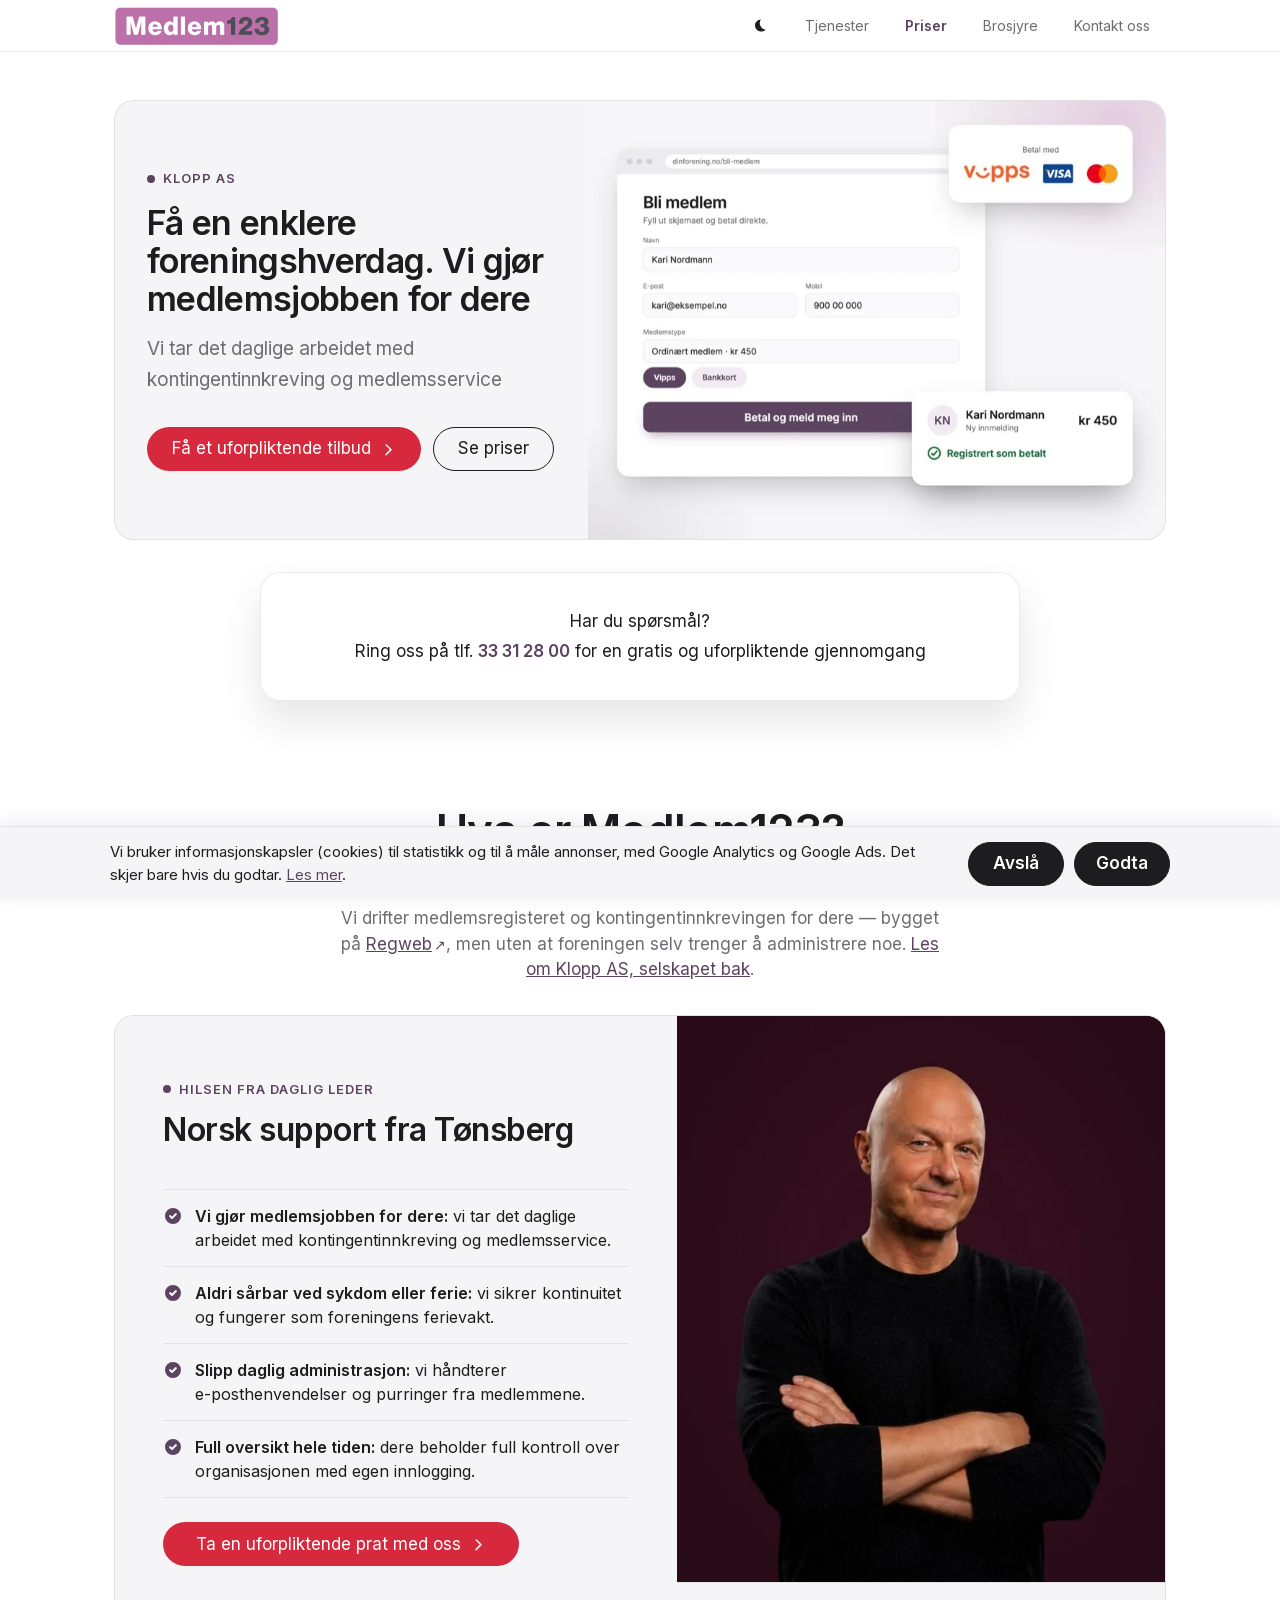
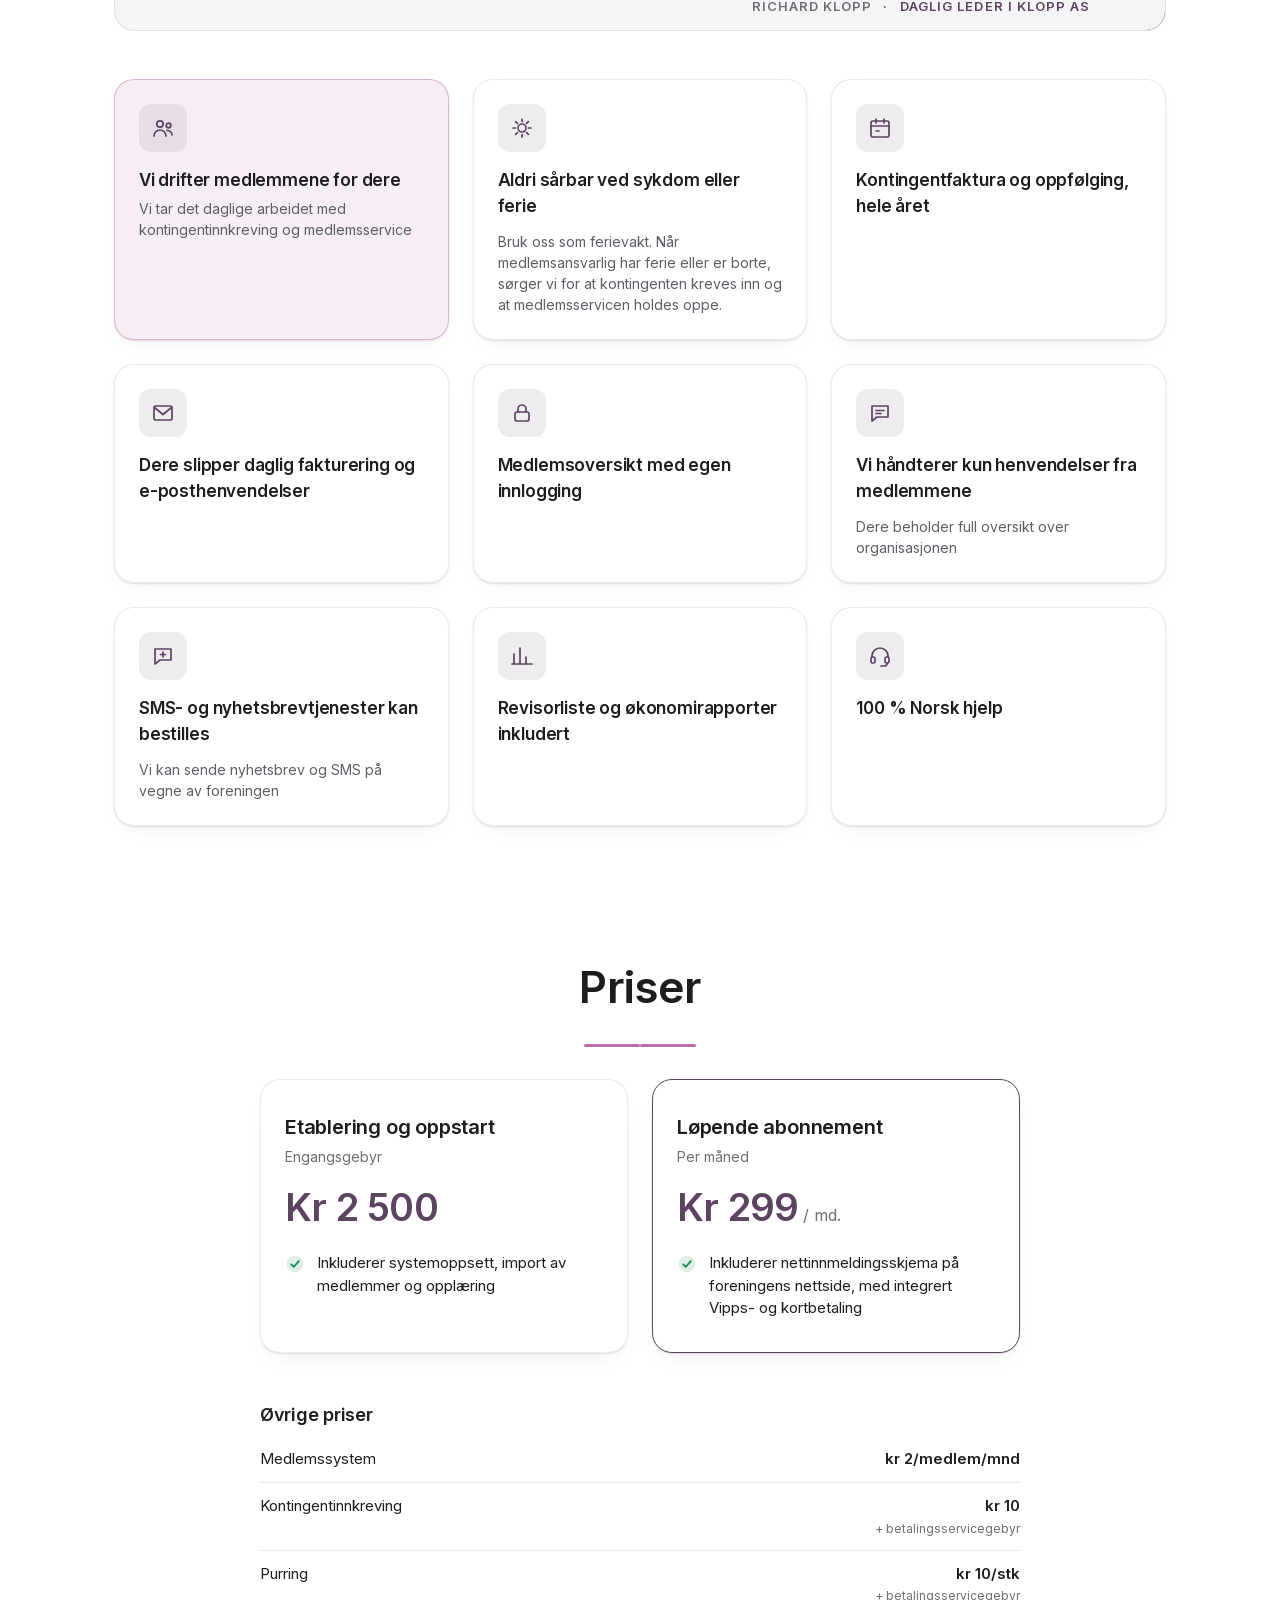
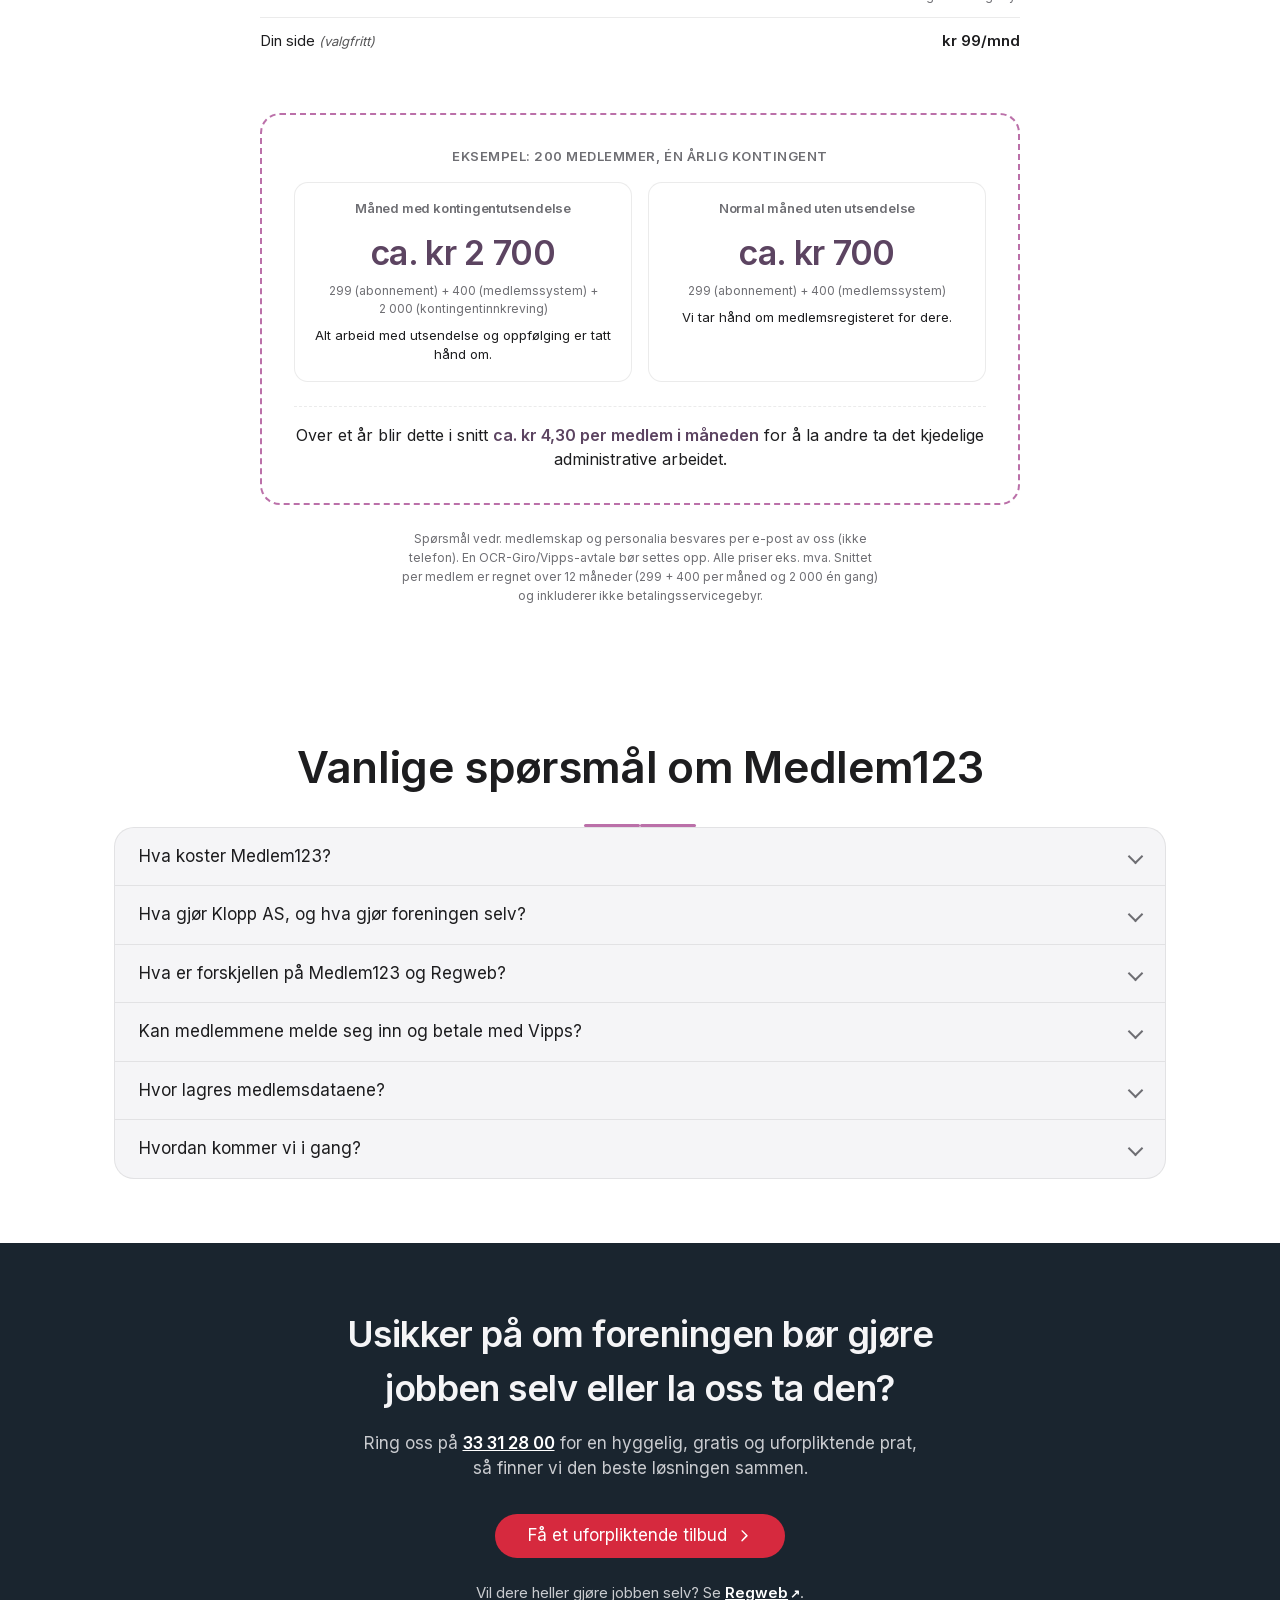
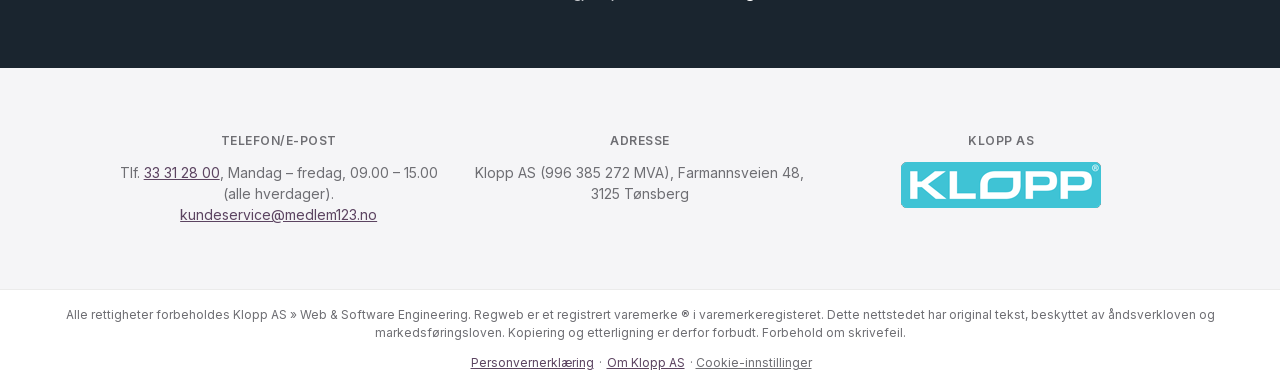
<file: index.html>
<!DOCTYPE html>
<html lang="nb">
    <head>
        <meta charset="utf-8" />
        <meta name="viewport" content="width=device-width, initial-scale=1, shrink-to-fit=no" />
        <meta name="referrer" content="strict-origin-when-cross-origin" />
        <meta http-equiv="Content-Security-Policy" content="default-src 'self'; script-src 'self' 'sha256-94A4rumaaMvX7jcdSdWNOgPjygC/VywaOMlHrEqL6dM=' https://www.googletagmanager.com https://*.doubleclick.net; style-src 'self' 'unsafe-inline'; img-src 'self' data: https://www.google-analytics.com https://www.googletagmanager.com https://www.google.com https://googleads.g.doubleclick.net https://www.googleadservices.com https://*.doubleclick.net https://www.google.no; font-src 'self' data:; connect-src 'self' https://www.google-analytics.com https://region1.google-analytics.com https://*.google-analytics.com https://*.analytics.google.com https://www.googletagmanager.com https://www.google.com https://googleads.g.doubleclick.net https://www.googleadservices.com https://*.doubleclick.net https://www.google.no; frame-src https://td.doubleclick.net https://www.googletagmanager.com https://*.doubleclick.net; base-uri 'self'; form-action 'self'; object-src 'none'" />
        <meta name="description" content="Lei av manuelt arbeid med kontingenter og purringer? Vi gjør hele medlemsjobben for foreningen deres, fra ca. kr 4,30 per medlem i måneden. Les mer!" />
        <meta name="author" content="Klopp AS" />
        <link rel="canonical" href="https://medlem123.no/" />

        <meta property="og:type" content="website" />
        <meta property="og:url" content="https://medlem123.no/" />
        <meta property="og:title" content="Medlem123 – Medlemshåndtering og kontingentinnkreving for foreninger" />
        <meta property="og:description" content="Lei av manuelt arbeid med kontingenter og purringer? Vi gjør hele medlemsjobben for foreningen deres, fra ca. kr 4,30 per medlem i måneden. Les mer!" />
        <meta property="og:image" content="https://medlem123.no/assets/img/og-image.png" />
        <meta property="og:image:type" content="image/png" />
        <meta property="og:image:alt" content="Medlem123: Vi håndterer medlemmene. Medlemsadministrasjon og kontingentinnkreving for foreninger" />
        <meta property="og:image:width" content="1200" />
        <meta property="og:image:height" content="630" />
        <meta property="og:locale" content="nb_NO" />
        <meta name="twitter:card" content="summary_large_image" />
        <meta name="twitter:title" content="Medlem123 – Medlemshåndtering og kontingentinnkreving for foreninger" />
        <meta name="twitter:description" content="Lei av manuelt arbeid med kontingenter og purringer? Vi gjør hele medlemsjobben for foreningen deres, fra ca. kr 4,30 per medlem i måneden. Les mer!" />
        <meta name="twitter:image" content="https://medlem123.no/assets/img/og-image.png" />
        <meta name="twitter:image:alt" content="Medlem123: Vi håndterer medlemmene. Medlemsadministrasjon og kontingentinnkreving for foreninger" />

        <meta name="color-scheme" content="light dark" />

        <script>
            (function () {
                var saved = localStorage.getItem("medlem123-theme");
                if (saved === "light" || saved === "dark") {
                    document.documentElement.setAttribute("data-theme", saved);
                }
            })();
        </script>
        <title>Medlem123 – Medlemshåndtering og kontingentinnkreving for foreninger</title>

        <link rel="icon" type="image/x-icon" href="assets/img/favicon.ico" />
        <link rel="apple-touch-icon" href="assets/img/apple-touch-icon.png" />
        <meta name="theme-color" content="#ffffff" media="(prefers-color-scheme: light)" />
        <meta name="theme-color" content="#000000" media="(prefers-color-scheme: dark)" />

        <link rel="preload" href="/assets/fonts/inter-400.woff2" as="font" type="font/woff2" crossorigin />
        <link rel="preload" href="/assets/fonts/inter-600.woff2" as="font" type="font/woff2" crossorigin />
        <link href="css/site.css" rel="stylesheet" />

        <script type="application/ld+json">
        {
            "@context": "https://schema.org",
            "@type": "ProfessionalService",
            "@id": "https://medlem123.no/#organization",
            "name": "Medlem123",
            "alternateName": "Klopp AS",
            "legalName": "Klopp AS",
            "url": "https://medlem123.no/",
            "logo": "https://medlem123.no/assets/img/logo_medlem123_800px.png",
            "image": "https://medlem123.no/assets/img/logo_medlem123_800px.png",
            "description": "Medlem123 er en tjeneste fra Klopp AS som håndterer medlemsadministrasjon og kontingentinnkreving for norske foreninger og lag.",
            "parentOrganization": {
                "@id": "https://klopp.no/#organization",
                "@type": "Organization",
                "name": "Klopp AS",
                "url": "https://klopp.no/",
                "description": "Klopp AS er et norsk IT-selskap i Tønsberg, etablert i 2011. Selskapet utvikler og drifter Regweb (medlemssystem), Medlem123 (medlemsdrift), Likepersonslogg (oppdragslogg) og XReg (verktøykasse) for foreninger og organisasjoner. I tillegg leverer de skreddersydde webapplikasjoner, AI-agenter og systemintegrasjoner til bedrifter og offentlig sektor. Klopp AS har et tett utviklingssamarbeid med Vipps og Mastercard. All utvikling, drift og support skjer internt, og alle data lagres på norske servere."
            },
            "vatID": "NO996385272MVA",
            "telephone": "+4733312800",
            "email": "kundeservice@medlem123.no",
            "address": {
                "@type": "PostalAddress",
                "streetAddress": "Farmannsveien 48",
                "postalCode": "3125",
                "addressLocality": "Tønsberg",
                "addressCountry": "NO"
            },
            "areaServed": {
                "@type": "Country",
                "name": "Norway"
            },
            "openingHoursSpecification": {
                "@type": "OpeningHoursSpecification",
                "dayOfWeek": [
                    "Monday",
                    "Tuesday",
                    "Wednesday",
                    "Thursday",
                    "Friday"
                ],
                "opens": "09:00",
                "closes": "15:00"
            },
            "contactPoint": {
                "@type": "ContactPoint",
                "contactType": "customer service",
                "telephone": "+4733312800",
                "email": "kundeservice@medlem123.no",
                "areaServed": "NO",
                "availableLanguage": [
                    "Norwegian"
                ]
            }
        }
        </script>
        <script type="application/ld+json">
        {
            "@context": "https://schema.org",
            "@type": "Organization",
            "@id": "https://klopp.no/#organization",
            "name": "Klopp AS",
            "description": "Klopp AS er et norsk IT-selskap i Tønsberg, etablert i 2011. Selskapet utvikler og drifter Regweb (medlemssystem), Medlem123 (medlemsdrift), Likepersonslogg (oppdragslogg) og XReg (verktøykasse) for foreninger og organisasjoner. I tillegg leverer de skreddersydde webapplikasjoner, AI-agenter og systemintegrasjoner til bedrifter og offentlig sektor. Klopp AS har et tett utviklingssamarbeid med Vipps og Mastercard. All utvikling, drift og support skjer internt, og alle data lagres på norske servere.",
            "url": "https://klopp.no/",
            "logo": {
                "@type": "ImageObject",
                "url": "https://klopp.no/assets/img/Klopp_logo_ink_R_w600.png",
                "width": 600,
                "height": 138
            },
            "foundingDate": "2011-01-14",
            "vatID": "NO996385272MVA",
            "taxID": "996385272",
            "telephone": "+4733312800",
            "email": "post@klopp.no",
            "address": {
                "@type": "PostalAddress",
                "streetAddress": "Farmannsveien 48",
                "postalCode": "3125",
                "addressLocality": "Tønsberg",
                "addressCountry": "NO"
            },
            "sameAs": [
                "https://www.proff.no/selskap/klopp-as/t%C3%B8nsberg/dataprogramvare-og-utvikling/IGH7ZSO009O",
                "https://virksomhet.brreg.no/nb/oppslag/enheter/996385272",
                "https://klopp.no/",
                "https://regweb.no/",
                "https://medlem123.no/",
                "https://likepersonslogg.com/",
                "https://medlemssystem.no/om-klopp-as.html"
            ]
        }
        </script>
        <script type="application/ld+json">
        {
            "@context": "https://schema.org",
            "@type": "Service",
            "serviceType": "Medlemsadministrasjon og kontingentinnkreving",
            "name": "Medlem123 – Medlemshåndtering for foreninger",
            "description": "Komplett håndtering av medlemssystem, kontingentfakturering, inn-/utmeldinger og medlemsoppfølging for norske foreninger og lag. Basert på Regweb medlemssystem.",
            "provider": { "@id": "https://medlem123.no/#organization" },
            "areaServed": { "@type": "Country", "name": "Norway" },
            "url": "https://medlem123.no/",
            "offers": {
                "@type": "Offer",
                "priceCurrency": "NOK",
                "price": "299",
                "description": "Abonnement kr 299/mnd (inkl. nettinnmelding på foreningens nettside, med Vipps eller kortbetaling) + kr 2/medlem/mnd for medlemssystemet. Kontingentinnkreving kr 10 (+ betalingsservicegebyr), purring kr 10/stk (+ betalingsservicegebyr). Din side (valgfritt) kr 99/mnd. Oppstart (system, import og opplæring) kr 2 500, engangsgebyr."
            }
        }
        </script>
        <script type="application/ld+json">
        {
            "@context": "https://schema.org",
            "@type": "WebSite",
            "name": "Medlem123",
            "url": "https://medlem123.no/",
            "publisher": { "@id": "https://medlem123.no/#organization" },
            "inLanguage": "nb-NO"
        }
        </script>
        <script type="application/ld+json">
{
  "@context": "https://schema.org",
  "@type": "FAQPage",
  "@id": "https://medlem123.no/#faq",
  "mainEntity": [
    {
      "@type": "Question",
      "name": "Hva koster Medlem123?",
      "acceptedAnswer": {
        "@type": "Answer",
        "text": "Oppstart koster kr 2 500 (engangsbeløp som dekker oppsett av systemet, import av medlemsdata og opplæring). Deretter betaler foreningen kr 299 per måned pluss kr 2 per medlem per måned. Kontingentinnkreving koster kr 10 per krav og purring kr 10 per purring, begge pluss betalingsservicegebyr. Din side er valgfritt og koster kr 99 per måned. Alle priser er eks. mva."
      }
    },
    {
      "@type": "Question",
      "name": "Hva gjør Klopp AS, og hva gjør foreningen selv?",
      "acceptedAnswer": {
        "@type": "Answer",
        "text": "Klopp AS håndterer alt som gjelder medlemmene: medlemsregisteret, kontingentkrav, purringer og spørsmål om medlemskap og betaling. Foreningen håndterer fortsatt alt som gjelder organisasjonen selv, og beholder full oversikt over egne medlemmer."
      }
    },
    {
      "@type": "Question",
      "name": "Hva er forskjellen på Medlem123 og Regweb?",
      "acceptedAnswer": {
        "@type": "Answer",
        "text": "Det er samme medlemssystem. Med Regweb driver foreningen systemet selv. Med Medlem123 drifter Klopp AS systemet for dere og tar det daglige arbeidet med kontingentinnkreving og medlemsservice."
      }
    },
    {
      "@type": "Question",
      "name": "Kan medlemmene melde seg inn og betale med Vipps?",
      "acceptedAnswer": {
        "@type": "Answer",
        "text": "Ja. Abonnementet inkluderer nettinnmelding på foreningens nettside, med betaling via Vipps eller kort."
      }
    },
    {
      "@type": "Question",
      "name": "Hvor lagres medlemsdataene?",
      "acceptedAnswer": {
        "@type": "Answer",
        "text": "All utvikling, drift og support skjer hos Klopp AS i Norge, og alle data lagres på norske servere."
      }
    },
    {
      "@type": "Question",
      "name": "Hvordan kommer vi i gang?",
      "acceptedAnswer": {
        "@type": "Answer",
        "text": "Ring 33 31 28 00 eller send oss en melding via kontaktskjemaet. Så avtaler vi oppstart, import av eksisterende medlemsdata og opplæring."
      }
    }
  ]
}
        </script>
    </head>
    <body id="page-top">
        <a class="skip-link" href="#main">Hopp til innhold</a>

        <nav class="navbar" id="mainNav">
            <div class="container">
                <a class="navbar-brand" href="/"><picture><source srcset="assets/img/logo_medlem123_navbar.webp" type="image/webp" /><img class="navbar-logo" src="assets/img/logo_medlem123_navbar.png" alt="Medlem123" width="480" height="117" /></picture></a>
                <div class="navbar-right">
                    <button class="theme-toggle" id="themeToggle" type="button" aria-label="Bytt mellom lyst og mørkt utseende" aria-pressed="false">
                        <span class="theme-toggle-icon" aria-hidden="true"><svg class="icon" viewBox="0 0 16 16" width="1em" height="1em" fill="currentColor"><path d="M9.5 1.5a6.5 6.5 0 1 0 5 10.9A7 7 0 0 1 9.5 1.5Z"/></svg></span>
                    </button>
                    <button class="navbar-toggler" type="button" aria-controls="navbarResponsive" aria-expanded="false" aria-label="Meny">
                        Meny <svg class="icon" viewBox="0 0 16 16" width="1em" height="1em" fill="currentColor" aria-hidden="true"><path d="M2 3h12v1.5H2zM2 7.25h12v1.5H2zM2 11.5h12V13H2z"/></svg>
                    </button>
                    <div class="navbar-collapse" id="navbarResponsive">
                        <ul class="navbar-nav">
                            <li><a class="nav-link" href="#tjenester">Tjenester</a></li>
                            <li><a class="nav-link" href="#pris">Priser</a></li>
                            <li><a class="nav-link" href="https://online.pubhtml5.com/ztui/eiov/" target="_blank" rel="noopener">Brosjyre<span class="sr-only"> (åpner i ny fane)</span></a></li>
                            <li><a class="nav-link" href="kontakt.html">Kontakt oss</a></li>
                        </ul>
                    </div>
                </div>
            </div>
        </nav>

        <main id="main">
        <header class="masthead">
            <div class="container">
                <div class="masthead-card">
                    <div class="masthead-content">
                        <span class="eyebrow-dot"><span class="dot"></span>Klopp AS</span>
                        <h1 class="masthead-heading">Få en enklere foreningshverdag. Vi gjør medlemsjobben for dere</h1>
                        <p class="masthead-subheading">Vi tar det daglige arbeidet med kontingentinnkreving og medlemsservice</p>
                        <div class="masthead-cta">
                            <a class="btn btn-red" href="kontakt.html?tjeneste=Tilbud+p%C3%A5+Medlem123">Få et uforpliktende tilbud <svg class="icon" viewBox="0 0 16 16" width="1em" height="1em" fill="currentColor" aria-hidden="true"><path d="M6.22 3.22a.75.75 0 0 1 1.06 0l4.5 4.5a.75.75 0 0 1 0 1.06l-4.5 4.5a.75.75 0 1 1-1.06-1.06L10.19 8 6.22 4.03a.75.75 0 0 1 0-1.06Z"/></svg></a>
                            <a class="btn btn-ghost" href="#pris">Se priser</a>
                        </div>
                    </div>
                    <div class="masthead-media">
                        <picture>
                            <source srcset="assets/img/hero-tjeneste-800.webp 800w, assets/img/hero-tjeneste-1200.webp 1200w, assets/img/hero-tjeneste.webp 1408w" sizes="(max-width: 1023px) 100vw, 525px" type="image/webp" />
                            <img src="assets/img/hero-tjeneste.jpg" srcset="assets/img/hero-tjeneste-800.jpg 800w, assets/img/hero-tjeneste-1200.jpg 1200w, assets/img/hero-tjeneste.jpg 1408w" sizes="(max-width: 1023px) 100vw, 525px" alt="Medlem123: innmeldingsskjema med betaling via Vipps, Visa og Mastercard, og medlem registrert som betalt" width="1408" height="1136" fetchpriority="high" />
                        </picture>
                    </div>
                </div>
            </div>
        </header>

        <div class="cta-banner">
            <p class="cta-banner-lead">Har du spørsmål?</p>
            <p>Ring oss på tlf. <a href="tel:+4733312800">33 31 28 00</a> for en gratis og uforpliktende gjennomgang</p>
        </div>

        <section class="page-section" id="tjenester">
            <div class="container">
                <h2 class="page-section-heading">Hva er Medlem123?</h2>
                <div class="divider-custom">
                    <div class="divider-custom-line"></div>
                    <div class="divider-custom-icon"><svg class="icon" viewBox="0 0 16 16" width="1em" height="1em" fill="currentColor" aria-hidden="true"><path d="M8 11.5a.75.75 0 0 1-.53-.22l-5-5a.75.75 0 1 1 1.06-1.06L8 9.69l4.47-4.47a.75.75 0 1 1 1.06 1.06l-5 5a.75.75 0 0 1-.53.22Z"/></svg></div>
                    <div class="divider-custom-line"></div>
                </div>
                <p class="section-lead">Vi drifter medlemsregisteret og kontingentinnkrevingen for dere — bygget på <a href="https://regweb.no" target="_blank" rel="noopener">Regweb<span class="sr-only"> (åpner i ny fane)</span></a>, men uten at foreningen selv trenger å administrere noe. <a href="om-klopp-as.html">Les om Klopp AS, selskapet bak</a>.</p>
                <div class="leader-card">
                    <div class="leader-content">
                        <span class="eyebrow-dot"><span class="dot"></span>Hilsen fra daglig leder</span>
                        <h2 class="leader-title" id="leader-title">Norsk support fra Tønsberg</h2>
                        <div class="leader-quote">
                            <ul class="leader-promises">
                                    <li><svg viewBox="0 0 20 20" fill="currentColor" aria-hidden="true"><path fill-rule="evenodd" d="M10 18a8 8 0 1 0 0-16 8 8 0 0 0 0 16Zm3.7-9.3a1 1 0 0 0-1.4-1.4L9 10.58 7.7 9.3a1 1 0 0 0-1.4 1.4l2 2a1 1 0 0 0 1.4 0l4-4Z" clip-rule="evenodd"/></svg><span><strong>Vi gjør medlemsjobben for dere:</strong> vi tar det daglige arbeidet med kontingentinnkreving og medlemsservice.</span></li>
                                    <li><svg viewBox="0 0 20 20" fill="currentColor" aria-hidden="true"><path fill-rule="evenodd" d="M10 18a8 8 0 1 0 0-16 8 8 0 0 0 0 16Zm3.7-9.3a1 1 0 0 0-1.4-1.4L9 10.58 7.7 9.3a1 1 0 0 0-1.4 1.4l2 2a1 1 0 0 0 1.4 0l4-4Z" clip-rule="evenodd"/></svg><span><strong>Aldri sårbar ved sykdom eller ferie:</strong> vi sikrer kontinuitet og fungerer som foreningens ferievakt.</span></li>
                                    <li><svg viewBox="0 0 20 20" fill="currentColor" aria-hidden="true"><path fill-rule="evenodd" d="M10 18a8 8 0 1 0 0-16 8 8 0 0 0 0 16Zm3.7-9.3a1 1 0 0 0-1.4-1.4L9 10.58 7.7 9.3a1 1 0 0 0-1.4 1.4l2 2a1 1 0 0 0 1.4 0l4-4Z" clip-rule="evenodd"/></svg><span><strong>Slipp daglig administrasjon:</strong> vi håndterer <span class="nowrap">e-posthenvendelser</span> og purringer fra medlemmene.</span></li>
                                    <li><svg viewBox="0 0 20 20" fill="currentColor" aria-hidden="true"><path fill-rule="evenodd" d="M10 18a8 8 0 1 0 0-16 8 8 0 0 0 0 16Zm3.7-9.3a1 1 0 0 0-1.4-1.4L9 10.58 7.7 9.3a1 1 0 0 0-1.4 1.4l2 2a1 1 0 0 0 1.4 0l4-4Z" clip-rule="evenodd"/></svg><span><strong>Full oversikt hele tiden:</strong> dere beholder full kontroll over organisasjonen med egen innlogging.</span></li>
                            </ul>
                        </div>
                        <a class="btn btn-red leader-cta" href="kontakt.html?tjeneste=Tilbud+p%C3%A5+Medlem123">Ta en uforpliktende prat med oss <svg class="icon" viewBox="0 0 16 16" width="1em" height="1em" fill="currentColor" aria-hidden="true"><path d="M6.22 3.22a.75.75 0 0 1 1.06 0l4.5 4.5a.75.75 0 0 1 0 1.06l-4.5 4.5a.75.75 0 1 1-1.06-1.06L10.19 8 6.22 4.03a.75.75 0 0 1 0-1.06Z"/></svg></a>
                    </div>
                    <div class="leader-media">
                        <picture class="leader-picture">
                            <source srcset="assets/img/richard-klopp-daglig-leder-m123-600.webp 600w, assets/img/richard-klopp-daglig-leder-m123-900.webp 900w, assets/img/richard-klopp-daglig-leder-m123-1200.webp 1200w" sizes="(max-width: 900px) 92vw, 500px" type="image/webp" />
                            <img class="leader-photo" src="assets/img/richard-klopp-daglig-leder-m123-900.jpg" srcset="assets/img/richard-klopp-daglig-leder-m123-600.jpg 600w, assets/img/richard-klopp-daglig-leder-m123-900.jpg 900w, assets/img/richard-klopp-daglig-leder-m123-1200.jpg 1200w" sizes="(max-width: 900px) 92vw, 500px" alt="Richard Klopp, daglig leder i Klopp AS, står med armene i kors foran en mørk burgunder bakgrunn" width="1500" height="1875" loading="lazy" />
                        </picture>
                        <p class="leader-caption"><span class="leader-caption-name">Richard Klopp</span><span class="leader-caption-sep" aria-hidden="true">·</span><span class="leader-caption-role">Daglig leder i Klopp AS</span></p>
                    </div>
                </div>
                <div class="feature-grid">
                    <div class="feature-card featured feature-card-tint">
                        <span class="feature-icon" aria-hidden="true"><svg viewBox="0 0 24 24" width="24" height="24" fill="none" stroke="currentColor" stroke-width="1.7" stroke-linecap="round" stroke-linejoin="round"><circle cx="9" cy="8" r="3.2"/><path d="M3 20a6 6 0 0 1 12 0"/><circle cx="17.5" cy="9.5" r="2.3"/><path d="M16 14.3a5 5 0 0 1 5 4.7"/></svg></span>
                        <div>
                            <h3>Vi drifter medlemmene for dere</h3>
                            <p>Vi tar det daglige arbeidet med kontingentinnkreving og medlemsservice</p>
                        </div>
                    </div>
                    <div class="feature-card">
                        <span class="feature-icon" aria-hidden="true"><svg viewBox="0 0 24 24" width="24" height="24" fill="none" stroke="currentColor" stroke-width="1.7" stroke-linecap="round" stroke-linejoin="round"><circle cx="12" cy="12" r="4"/><path d="M12 3v2.5M12 18.5V21M3 12h2.5M18.5 12H21M5.6 5.6l1.8 1.8M16.6 16.6l1.8 1.8M5.6 18.4l1.8-1.8M16.6 7.4l1.8-1.8"/></svg></span>
                        <h3>Aldri sårbar ved sykdom eller ferie</h3>
                        <p>Bruk oss som ferievakt. Når medlemsansvarlig har ferie eller er borte, sørger vi for at kontingenten kreves inn og at medlemsservicen holdes oppe.</p>
                    </div>
                    <div class="feature-card">
                        <span class="feature-icon" aria-hidden="true"><svg viewBox="0 0 24 24" width="24" height="24" fill="none" stroke="currentColor" stroke-width="1.7" stroke-linecap="round" stroke-linejoin="round"><rect x="3" y="5" width="18" height="16" rx="2"/><path d="M3 10h18M8 3v4M16 3v4M8 15h3"/></svg></span>
                        <h3>Kontingentfaktura og oppfølging, hele året</h3>
                    </div>
                    <div class="feature-card">
                        <span class="feature-icon" aria-hidden="true"><svg viewBox="0 0 24 24" width="24" height="24" fill="none" stroke="currentColor" stroke-width="1.7" stroke-linecap="round" stroke-linejoin="round"><rect x="3" y="5" width="18" height="14" rx="2"/><path d="M3.5 6.5l8.5 7 8.5-7"/></svg></span>
                        <h3>Dere slipper daglig fakturering og e-posthenvendelser</h3>
                    </div>
                    <div class="feature-card">
                        <span class="feature-icon" aria-hidden="true"><svg viewBox="0 0 24 24" width="24" height="24" fill="none" stroke="currentColor" stroke-width="1.7" stroke-linecap="round" stroke-linejoin="round"><rect x="5" y="11" width="14" height="9" rx="2"/><path d="M8 11V8a4 4 0 0 1 8 0v3"/></svg></span>
                        <h3>Medlemsoversikt med egen innlogging</h3>
                    </div>
                    <div class="feature-card">
                        <span class="feature-icon" aria-hidden="true"><svg viewBox="0 0 24 24" width="24" height="24" fill="none" stroke="currentColor" stroke-width="1.7" stroke-linecap="round" stroke-linejoin="round"><path d="M4 5h16v11H9l-5 4z"/><path d="M8 9.5h8M8 12.5h5"/></svg></span>
                        <h3>Vi håndterer kun henvendelser fra medlemmene</h3>
                        <p>Dere beholder full oversikt over organisasjonen</p>
                    </div>
                    <div class="feature-card">
                        <span class="feature-icon" aria-hidden="true"><svg viewBox="0 0 24 24" width="24" height="24" fill="none" stroke="currentColor" stroke-width="1.7" stroke-linecap="round" stroke-linejoin="round"><path d="M4 5h16v11H9l-5 4z"/><path d="M12 8v5M9.5 10.5h5"/></svg></span>
                        <h3>SMS- og nyhetsbrevtjenester kan bestilles</h3>
                        <p>Vi kan sende nyhetsbrev og SMS på vegne av foreningen</p>
                    </div>
                    <div class="feature-card">
                        <span class="feature-icon" aria-hidden="true"><svg viewBox="0 0 24 24" width="24" height="24" fill="none" stroke="currentColor" stroke-width="1.7" stroke-linecap="round" stroke-linejoin="round"><path d="M4 20V10M10 20V4M16 20v-7M22 20H2"/></svg></span>
                        <h3>Revisorliste og økonomirapporter inkludert</h3>
                    </div>
                    <div class="feature-card">
                        <span class="feature-icon" aria-hidden="true"><svg viewBox="0 0 24 24" width="24" height="24" fill="none" stroke="currentColor" stroke-width="1.7" stroke-linecap="round" stroke-linejoin="round"><path d="M4 13v-1a8 8 0 0 1 16 0v1"/><rect x="3" y="13" width="4" height="6" rx="1.5"/><rect x="17" y="13" width="4" height="6" rx="1.5"/><path d="M19 19v.5a2.5 2.5 0 0 1-2.5 2.5H13"/></svg></span>
                        <h3>100&nbsp;% Norsk hjelp</h3>
                    </div>
                </div>
            </div>
        </section>

        <section class="page-section" id="pris">
            <div class="container">
                <h2 class="page-section-heading">Priser</h2>
                <div class="divider-custom">
                    <div class="divider-custom-line"></div>
                    <div class="divider-custom-icon"><svg class="icon" viewBox="0 0 16 16" width="1em" height="1em" fill="currentColor" aria-hidden="true"><path d="M8 11.5a.75.75 0 0 1-.53-.22l-5-5a.75.75 0 1 1 1.06-1.06L8 9.69l4.47-4.47a.75.75 0 1 1 1.06 1.06l-5 5a.75.75 0 0 1-.53.22Z"/></svg></div>
                    <div class="divider-custom-line"></div>
                </div>
                <div class="price-cards">
                    <article class="price-card">
                        <h3>Etablering og oppstart</h3>
                        <p class="price-card-sub">Engangsgebyr</p>
                        <p class="price-amount"><strong>Kr&nbsp;2&nbsp;500</strong></p>
                        <ul class="check-list"><li><svg class="check" viewBox="0 0 24 24" width="20" height="20" fill="none" stroke="currentColor" stroke-width="2.2" stroke-linecap="round" stroke-linejoin="round" aria-hidden="true"><circle cx="12" cy="12" r="10" fill="currentColor" fill-opacity=".14" stroke="none"/><path d="M7.5 12.5l3 3 6-7"/></svg><span>Inkluderer systemoppsett, import av medlemmer og opplæring</span></li></ul>
                    </article>
                    <article class="price-card price-card-featured">
                        <h3>Løpende abonnement</h3>
                        <p class="price-card-sub">Per måned</p>
                        <p class="price-amount"><strong>Kr&nbsp;299</strong> <span class="price-per">/ md.</span></p>
                        <ul class="check-list"><li><svg class="check" viewBox="0 0 24 24" width="20" height="20" fill="none" stroke="currentColor" stroke-width="2.2" stroke-linecap="round" stroke-linejoin="round" aria-hidden="true"><circle cx="12" cy="12" r="10" fill="currentColor" fill-opacity=".14" stroke="none"/><path d="M7.5 12.5l3 3 6-7"/></svg><span>Inkluderer nettinnmeldingsskjema på foreningens nettside, med integrert Vipps- og kortbetaling</span></li></ul>
                    </article>
                </div>
                <h3 class="price-subhead">Øvrige priser</h3>
                <dl class="price-table price-table-wide">
                    <div><dt>Medlemssystem</dt><dd>kr&nbsp;2/medlem/mnd</dd></div>
                    <div><dt>Kontingentinnkreving</dt><dd>kr&nbsp;10 <span class="price-note">+ betalingsservicegebyr</span></dd></div>
                    <div><dt>Purring</dt><dd>kr&nbsp;10/stk <span class="price-note">+ betalingsservicegebyr</span></dd></div>
                    <div><dt>Din side <span class="price-note-inline">(valgfritt)</span></dt><dd>kr&nbsp;99/mnd</dd></div>
                </dl>
                <div class="price-example-box">
                    <p class="price-example-label">Eksempel: 200 medlemmer, én årlig kontingent</p>
                    <div class="price-example-grid">
                        <div class="price-example-case">
                            <h3>Måned med kontingentutsendelse</h3>
                            <p class="price-example-total">ca. kr&nbsp;2&nbsp;700</p>
                            <p class="price-example-sum">299 (abonnement) + 400 (medlemssystem) + 2&nbsp;000 (kontingentinnkreving)</p>
                            <p class="price-example-note">Alt arbeid med utsendelse og oppfølging er tatt hånd om.</p>
                        </div>
                        <div class="price-example-case">
                            <h3>Normal måned uten utsendelse</h3>
                            <p class="price-example-total">ca. kr&nbsp;700</p>
                            <p class="price-example-sum">299 (abonnement) + 400 (medlemssystem)</p>
                            <p class="price-example-note">Vi tar hånd om medlemsregisteret for dere.</p>
                        </div>
                    </div>
                    <p class="price-example-perhead">Over et år blir dette i snitt <strong>ca. kr&nbsp;4,30 per medlem i måneden</strong> for å la andre ta det kjedelige administrative arbeidet.</p>
                </div>
                <p class="price-fineprint">Spørsmål vedr. medlemskap og personalia besvares per e-post av oss (ikke telefon). En OCR-Giro/Vipps-avtale bør settes opp. Alle priser eks. mva. Snittet per medlem er regnet over 12 måneder (299 + 400 per måned og 2&nbsp;000 én gang) og inkluderer ikke betalingsservicegebyr.</p>
            </div>
        </section>


        <section class="page-section" id="faq">
            <div class="container">
                <h2 class="page-section-heading">Vanlige spørsmål om Medlem123</h2>
                <div class="divider-custom">
                    <div class="divider-custom-line"></div>
                    <div class="divider-custom-icon"><svg class="icon" viewBox="0 0 16 16" width="1em" height="1em" fill="currentColor" aria-hidden="true"><path d="M8 11.5a.75.75 0 0 1-.53-.22l-5-5a.75.75 0 1 1 1.06-1.06L8 9.69l4.47-4.47a.75.75 0 1 1 1.06 1.06l-5 5a.75.75 0 0 1-.53.22Z"/></svg></div>
                    <div class="divider-custom-line"></div>
                </div>
                <div class="faq">
                    <details>
                        <summary>Hva koster Medlem123?</summary>
                        <div class="faq-body"><p>Oppstart koster kr 2 500 (engangsbeløp som dekker oppsett av systemet, import av medlemsdata og opplæring). Deretter betaler foreningen kr 299 per måned pluss kr 2 per medlem per måned. Kontingentinnkreving koster kr 10 per krav og purring kr 10 per purring, begge pluss betalingsservicegebyr. Din side er valgfritt og koster kr 99 per måned. Alle priser er eks. mva.</p></div>
                    </details>
                    <details>
                        <summary>Hva gjør Klopp AS, og hva gjør foreningen selv?</summary>
                        <div class="faq-body"><p>Klopp AS håndterer alt som gjelder medlemmene: medlemsregisteret, kontingentkrav, purringer og spørsmål om medlemskap og betaling. Foreningen håndterer fortsatt alt som gjelder organisasjonen selv, og beholder full oversikt over egne medlemmer.</p></div>
                    </details>
                    <details>
                        <summary>Hva er forskjellen på Medlem123 og Regweb?</summary>
                        <div class="faq-body"><p>Det er samme medlemssystem. Med Regweb driver foreningen systemet selv. Med Medlem123 drifter Klopp AS systemet for dere og tar det daglige arbeidet med kontingentinnkreving og medlemsservice.</p></div>
                    </details>
                    <details>
                        <summary>Kan medlemmene melde seg inn og betale med Vipps?</summary>
                        <div class="faq-body"><p>Ja. Abonnementet inkluderer nettinnmelding på foreningens nettside, med betaling via Vipps eller kort.</p></div>
                    </details>
                    <details>
                        <summary>Hvor lagres medlemsdataene?</summary>
                        <div class="faq-body"><p>All utvikling, drift og support skjer hos Klopp AS i Norge, og alle data lagres på norske servere.</p></div>
                    </details>
                    <details>
                        <summary>Hvordan kommer vi i gang?</summary>
                        <div class="faq-body"><p>Ring 33 31 28 00 eller send oss en melding via kontaktskjemaet. Så avtaler vi oppstart, import av eksisterende medlemsdata og opplæring.</p></div>
                    </details>
                </div>
            </div>
        </section>

        <section class="page-section bg-dark contact-band-m123" id="kontakt-oss">
            <div class="container">
                <h2>Usikker på om foreningen bør gjøre jobben selv eller la oss ta den?</h2>
                <p>Ring oss på <a href="tel:+4733312800">33 31 28 00</a> for en hyggelig, gratis og uforpliktende prat, så finner vi den beste løsningen sammen.</p>
                <a class="btn btn-red" href="kontakt.html?tjeneste=Tilbud+p%C3%A5+Medlem123">Få et uforpliktende tilbud <svg class="icon" viewBox="0 0 16 16" width="1em" height="1em" fill="currentColor" aria-hidden="true"><path d="M6.22 3.22a.75.75 0 0 1 1.06 0l4.5 4.5a.75.75 0 0 1 0 1.06l-4.5 4.5a.75.75 0 1 1-1.06-1.06L10.19 8 6.22 4.03a.75.75 0 0 1 0-1.06Z"/></svg></a>
                <p class="contact-band-alt">Vil dere heller gjøre jobben selv? Se <a href="https://regweb.no" target="_blank" rel="noopener">Regweb<span class="sr-only"> (åpner i ny fane)</span></a>.</p>
            </div>
        </section>
        </main>
        <footer class="site-footer">
            <div class="container">
                <div class="footer-grid">
                    <div>
                        <h3>Telefon/e-post</h3>
                        <p>Tlf. <a href="tel:+4733312800">33 31 28 00</a>, Mandag – fredag, 09.00 – 15.00 (alle hverdager).<br /><a href="mailto:kundeservice@medlem123.no">kundeservice@medlem123.no</a></p>
                    </div>
                    <div>
                        <h3>Adresse</h3>
                        <p>Klopp AS (996&nbsp;385&nbsp;272 MVA), Farmannsveien 48, 3125 Tønsberg</p>
                    </div>
                    <div>
                        <h3>Klopp AS</h3>
                        <a href="https://klopp.no/" target="_blank" rel="noopener"><img src="assets/img/Klopp_logo_ink_R_w200.png" alt="Klopp AS logo" width="200" height="46" style="width:200px; margin: 0 auto;" /><span class="sr-only"> (åpner i ny fane)</span></a>
                    </div>
                </div>
            </div>
        </footer>
        <div class="copyright">
            Alle rettigheter forbeholdes Klopp AS » Web &amp; Software Engineering. Regweb er et registrert varemerke ® i varemerkeregisteret. Dette nettstedet har original tekst, beskyttet av åndsverkloven og markedsføringsloven. Kopiering og etterligning er derfor forbudt. Forbehold om skrivefeil.
            <br />
            <a href="personvern.html" class="copyright-link">Personvernerklæring</a> · <a class="copyright-link" href="om-klopp-as.html">Om Klopp AS</a>
        </div>

        <a class="scroll-to-top" href="#page-top" aria-label="Scroll til toppen"><svg class="icon" viewBox="0 0 16 16" width="1em" height="1em" fill="currentColor" aria-hidden="true"><path d="M8 4.5a.75.75 0 0 1 .53.22l5 5a.75.75 0 1 1-1.06 1.06L8 6.31l-4.47 4.47a.75.75 0 0 1-1.06-1.06l5-5A.75.75 0 0 1 8 4.5Z"/></svg></a>

        <script src="js/site.js"></script>
        <script src="js/consent.js" defer></script>
    </body>
</html>
</file>
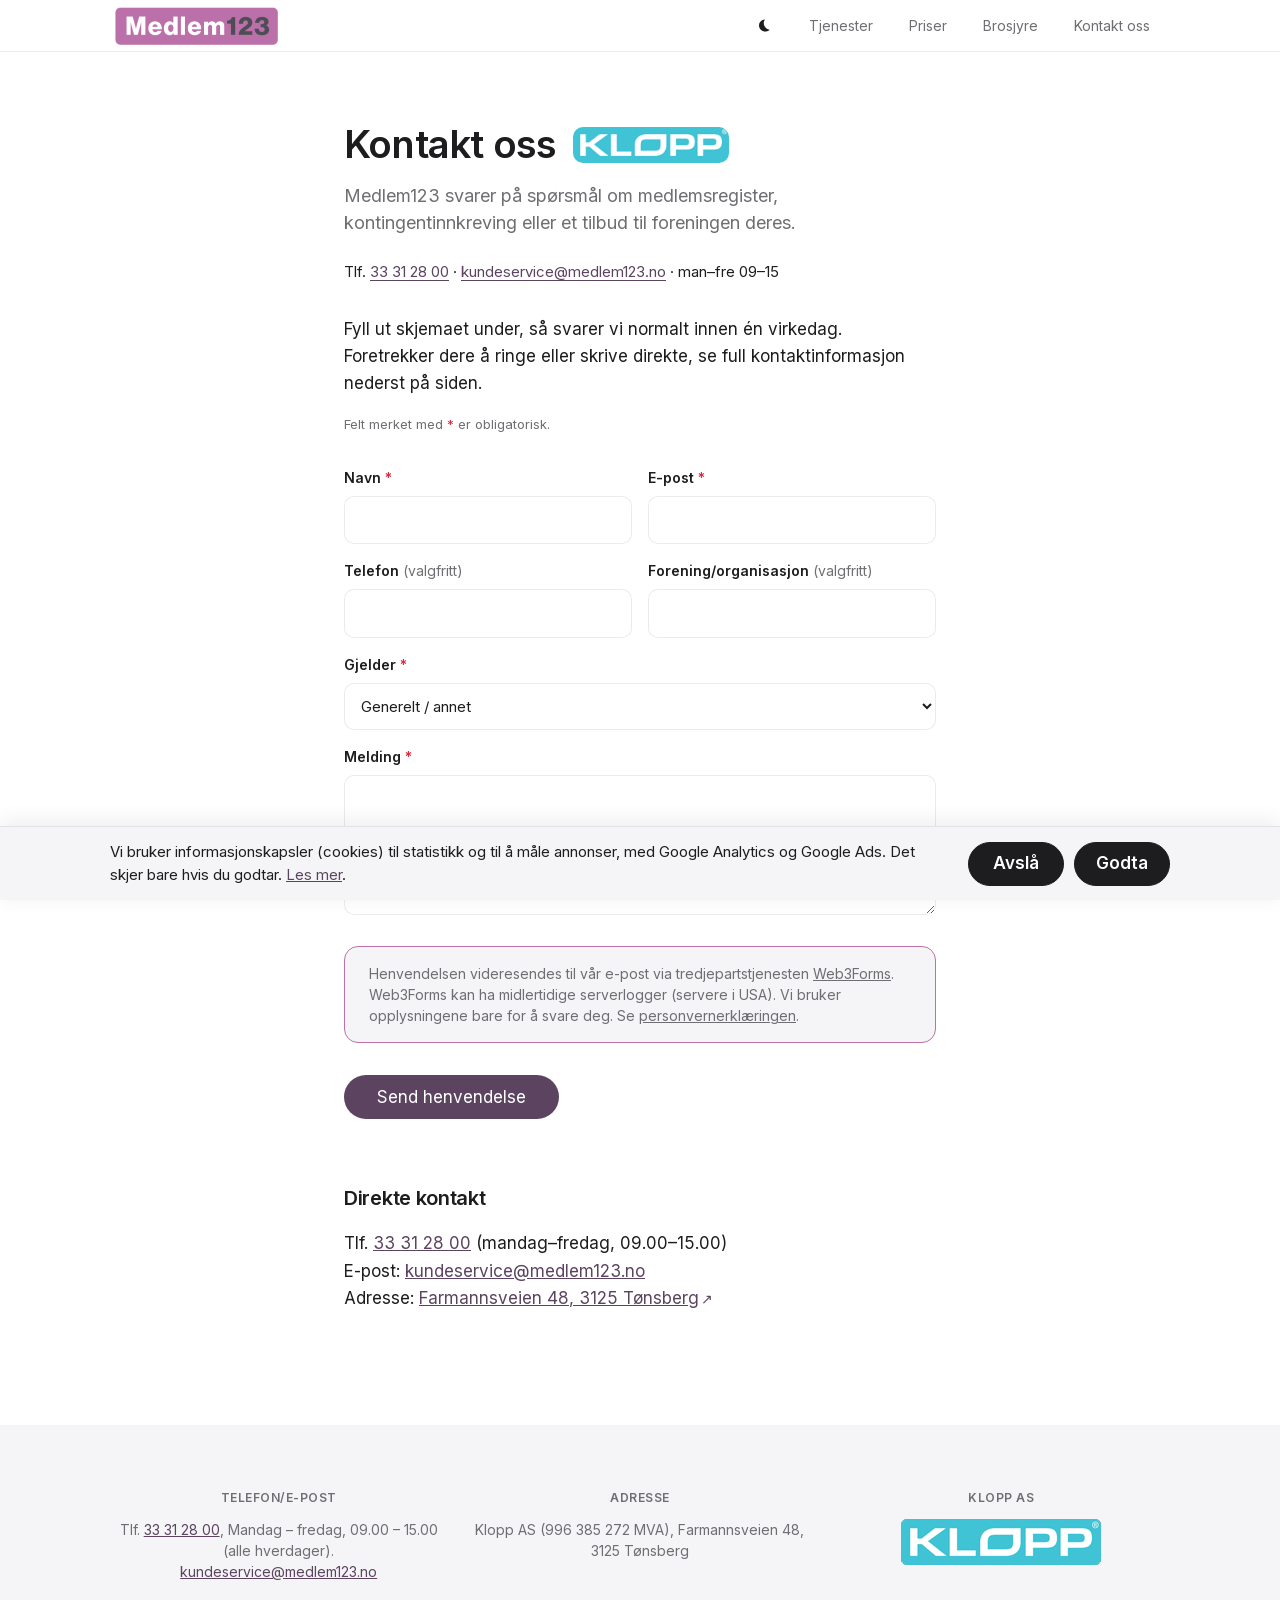
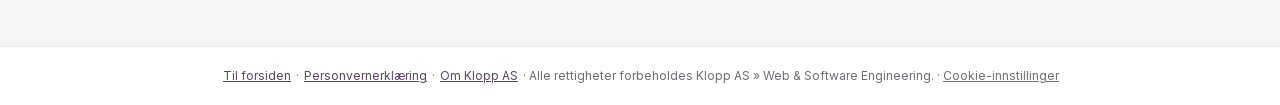
<file: kontakt.html>
<!DOCTYPE html>
<html lang="nb">
    <head>
        <meta charset="utf-8" />
        <meta name="viewport" content="width=device-width, initial-scale=1, shrink-to-fit=no" />
        <meta name="description" content="Ta kontakt med Medlem123 (Klopp AS) om medlemsregister, kontingentinnkreving eller et tilbud. Fyll ut skjemaet eller ring 33 31 28 00." />
        <meta name="author" content="Klopp AS" />
        <link rel="canonical" href="https://medlem123.no/kontakt.html" />
        <meta property="og:type" content="website" />
        <meta property="og:url" content="https://medlem123.no/kontakt.html" />
        <meta property="og:title" content="Be om tilbud på Medlem123 – medlemsdrift for foreninger" />
        <meta property="og:description" content="Ta kontakt med Medlem123 (Klopp AS) om medlemsregister, kontingentinnkreving eller et tilbud." />
        <meta property="og:image" content="https://medlem123.no/assets/img/og-image.png" />
        <meta property="og:image:type" content="image/png" />
        <meta property="og:image:alt" content="Medlem123: Vi håndterer medlemmene. Medlemsadministrasjon og kontingentinnkreving for foreninger" />
        <meta property="og:image:width" content="1200" />
        <meta property="og:image:height" content="630" />
        <meta property="og:locale" content="nb_NO" />
        <meta name="twitter:card" content="summary_large_image" />
        <meta name="twitter:title" content="Be om tilbud på Medlem123 – medlemsdrift for foreninger" />
        <meta name="twitter:description" content="Ta kontakt med Medlem123 (Klopp AS) om medlemsregister, kontingentinnkreving eller et tilbud." />
        <meta name="twitter:image" content="https://medlem123.no/assets/img/og-image.png" />
        <meta name="twitter:image:alt" content="Medlem123: Vi håndterer medlemmene. Medlemsadministrasjon og kontingentinnkreving for foreninger" />
        <meta name="color-scheme" content="light dark" />
        <meta name="referrer" content="strict-origin-when-cross-origin" />
        <meta http-equiv="Content-Security-Policy" content="default-src 'self'; script-src 'self' 'sha256-94A4rumaaMvX7jcdSdWNOgPjygC/VywaOMlHrEqL6dM=' https://web3forms.com https://js.hcaptcha.com https://newassets.hcaptcha.com https://www.googletagmanager.com https://*.doubleclick.net; style-src 'self' 'unsafe-inline' https://newassets.hcaptcha.com; img-src 'self' data: https://newassets.hcaptcha.com https://www.google-analytics.com https://www.googletagmanager.com https://www.google.com https://googleads.g.doubleclick.net https://www.googleadservices.com https://*.doubleclick.net https://www.google.no; font-src 'self' data:; connect-src 'self' https://api.web3forms.com https://hcaptcha.com https://*.hcaptcha.com https://www.google-analytics.com https://region1.google-analytics.com https://*.google-analytics.com https://*.analytics.google.com https://www.googletagmanager.com https://www.google.com https://googleads.g.doubleclick.net https://www.googleadservices.com https://*.doubleclick.net https://www.google.no; frame-src https://newassets.hcaptcha.com https://hcaptcha.com https://td.doubleclick.net https://www.googletagmanager.com https://*.doubleclick.net; base-uri 'self'; form-action 'self' https://api.web3forms.com; object-src 'none'" />
        <script>
            (function () {
                var saved = localStorage.getItem("medlem123-theme");
                if (saved === "light" || saved === "dark") {
                    document.documentElement.setAttribute("data-theme", saved);
                }
            })();
        </script>
        <title>Be om tilbud på Medlem123 – medlemsdrift for foreninger</title>
        <link rel="icon" type="image/x-icon" href="assets/img/favicon.ico" />
        <link rel="apple-touch-icon" href="assets/img/apple-touch-icon.png" />
        <meta name="theme-color" content="#ffffff" media="(prefers-color-scheme: light)" />
        <meta name="theme-color" content="#000000" media="(prefers-color-scheme: dark)" />
        <link rel="preload" href="/assets/fonts/inter-400.woff2" as="font" type="font/woff2" crossorigin />
        <link rel="preload" href="/assets/fonts/inter-600.woff2" as="font" type="font/woff2" crossorigin />
        <link href="css/site.css" rel="stylesheet" />
        <script type="application/ld+json">
        {
            "@context": "https://schema.org",
            "@type": "ContactPage",
            "@id": "https://medlem123.no/kontakt.html#webpage",
            "name": "Be om tilbud på Medlem123 – medlemsdrift for foreninger",
            "url": "https://medlem123.no/kontakt.html",
            "mainEntity": {
                "@id": "https://medlem123.no/#organization",
                "@type": "ProfessionalService",
                "name": "Medlem123",
                "contactPoint": {
                    "@type": "ContactPoint",
                    "contactType": "customer service",
                    "telephone": "+4733312800",
                    "email": "kundeservice@medlem123.no",
                    "areaServed": "NO",
                    "availableLanguage": ["Norwegian"],
                    "hoursAvailable": {
                        "@type": "OpeningHoursSpecification",
                        "dayOfWeek": ["Monday", "Tuesday", "Wednesday", "Thursday", "Friday"],
                        "opens": "09:00",
                        "closes": "15:00"
                    }
                }
            },
            "inLanguage": "nb-NO"
        }
        </script>
        <style>
            .legal-page {
                max-width: 640px;
                margin: 0 auto;
                padding: calc(var(--nav-height) + var(--space-8)) var(--space-5) var(--space-9);
            }
            .legal-page h1 {
                font-size: clamp(1.75rem, 3vw, 2.5rem);
                letter-spacing: -0.02em;
            }
            .legal-page .contact-lead {
                color: var(--color-text-secondary);
                font-size: 18px;
                line-height: 1.5;
                margin: var(--space-2) 0 var(--space-5);
            }
            .legal-page .quick-contact {
                font-size: 15px;
                margin: 0 0 var(--space-6);
            }
            .legal-page .quick-contact a { color: var(--accent-text); text-decoration: underline; text-underline-offset: 3px; }
            .legal-page .section-heading-row {
                display: flex;
                align-items: center;
                gap: var(--space-4);
                flex-wrap: wrap;
            }
            .legal-page .section-heading-row h1 { margin: 0; }
            .legal-page .section-heading-logo {
                height: 36px;
                width: auto;
                display: block;
                border-radius: var(--radius-sm);
            }
            .legal-page .required-note {
                font-size: 13px;
                color: var(--color-text-secondary);
                margin: var(--space-4) 0 0;
            }
            .legal-page .required-note span { color: #d6293e; }
            .legal-page h2 {
                font-size: 20px;
                margin-top: var(--space-8);
                margin-bottom: var(--space-3);
            }
            .legal-page p, .legal-page li { line-height: 1.6; }
            .legal-page .legal-box {
                background: var(--color-bg-elevated);
                border: 1px solid var(--accent-soft);
                border-radius: var(--radius-md);
                padding: var(--space-4) var(--space-5);
                margin: var(--space-5) 0;
                font-size: 14px;
                color: var(--color-text-secondary);
            }
            .legal-page .legal-box a { color: inherit; }

            .contact-form { margin-top: var(--space-6); }
            .contact-form .form-row {
                display: grid;
                grid-template-columns: 1fr 1fr;
                gap: var(--space-4);
            }
            @media (max-width: 560px) {
                .contact-form .form-row { grid-template-columns: 1fr; }
            }
            .contact-form .field { margin-bottom: var(--space-4); }
            .contact-form label {
                display: block;
                font-weight: 600;
                font-size: 14px;
                margin-bottom: var(--space-2);
            }
            .contact-form label span[aria-hidden="true"] { color: #d6293e; }
            .contact-form .optional-tag {
                font-weight: 400;
                color: var(--color-text-secondary);
            }
            .contact-form input,
            .contact-form select,
            .contact-form textarea {
                width: 100%;
                padding: var(--space-3);
                border: 1px solid var(--color-border);
                border-radius: var(--radius-sm);
                background: var(--color-bg);
                color: var(--color-text);
                font: inherit;
                font-size: 15px;
            }
            .contact-form textarea { resize: vertical; min-height: 140px; }
            .contact-form .botcheck-field { position: absolute; left: -9999px; }
            .contact-form button[type="submit"] {
                margin-top: var(--space-2);
            }
            .contact-form button[type="submit"][disabled] { opacity: 0.6; cursor: not-allowed; }
            .form-status {
                margin-top: var(--space-4);
                padding: var(--space-4);
                border-radius: var(--radius-md);
                font-size: 15px;
                display: none;
            }
            .form-status.is-success {
                display: block;
                background: var(--color-bg-elevated);
                border: 1px solid #1c8a3c;
            }
            .form-status.is-error {
                display: block;
                background: var(--color-bg-elevated);
                border: 1px solid #d6293e;
            }
        </style>
    </head>
    <body id="page-top">
        <a class="skip-link" href="#main">Hopp til innhold</a>

        <nav class="navbar" id="mainNav">
            <div class="container">
                <a class="navbar-brand" href="/"><picture><source srcset="assets/img/logo_medlem123_navbar.webp" type="image/webp" /><img class="navbar-logo" src="assets/img/logo_medlem123_navbar.png" alt="Medlem123" width="480" height="117" /></picture></a>
                <div class="navbar-right">
                    <button class="theme-toggle" id="themeToggle" type="button" aria-label="Bytt mellom lyst og mørkt utseende" aria-pressed="false">
                        <span class="theme-toggle-icon" aria-hidden="true"><svg class="icon" viewBox="0 0 16 16" width="1em" height="1em" fill="currentColor"><path d="M9.5 1.5a6.5 6.5 0 1 0 5 10.9A7 7 0 0 1 9.5 1.5Z"/></svg></span>
                    </button>
                    <button class="navbar-toggler" type="button" aria-controls="navbarResponsive" aria-expanded="false" aria-label="Meny">
                        Meny <svg class="icon" viewBox="0 0 16 16" width="1em" height="1em" fill="currentColor" aria-hidden="true"><path d="M2 3h12v1.5H2zM2 7.25h12v1.5H2zM2 11.5h12V13H2z"/></svg>
                    </button>
                    <div class="navbar-collapse" id="navbarResponsive">
                        <ul class="navbar-nav">
                            <li><a class="nav-link" href="index.html#tjenester">Tjenester</a></li>
                            <li><a class="nav-link" href="index.html#pris">Priser</a></li>
                            <li><a class="nav-link" href="https://online.pubhtml5.com/ztui/eiov/" target="_blank" rel="noopener">Brosjyre<span class="sr-only"> (åpner i ny fane)</span></a></li>
                            <li><a class="nav-link" href="kontakt.html" aria-current="page">Kontakt oss</a></li>
                        </ul>
                    </div>
                </div>
            </div>
        </nav>

        <main id="main" class="legal-page">
            <div class="section-heading-row">
                <h1>Kontakt oss</h1>
                <a href="https://klopp.no/" target="_blank" rel="noopener" aria-label="Besøk klopp.no">
                    <img class="section-heading-logo" src="assets/img/Klopp_logo_ink_R_w200.png" alt="Klopp AS" loading="lazy" />
                <span class="sr-only"> (åpner i ny fane)</span></a>
            </div>
            <p class="contact-lead">Medlem123 svarer på spørsmål om medlemsregister, kontingentinnkreving eller et tilbud til foreningen deres.</p>

            <p class="quick-contact">Tlf. <a href="tel:+4733312800">33 31 28 00</a> · <a href="mailto:kundeservice@medlem123.no">kundeservice@medlem123.no</a> · man–fre 09–15</p>

            <p>Fyll ut skjemaet under, så svarer vi normalt innen én virkedag. Foretrekker dere å ringe eller skrive direkte, se full kontaktinformasjon nederst på siden.</p>
            <p class="required-note">Felt merket med <span aria-hidden="true">*</span> er obligatorisk.</p>

            <form class="contact-form" id="contactForm" action="https://api.web3forms.com/submit" method="POST">
                <input type="hidden" name="access_key" value="23f9d48d-2afb-4cf3-a0a9-fd1eb14e24ef" />
                <input type="hidden" name="subject" value="Ny henvendelse fra medlem123.no" />
                <input type="hidden" name="from_name" value="Kontaktskjema — medlem123.no" />
                <input type="hidden" name="redirect" value="https://medlem123.no/kontakt.html?sendt=1" />
                <input type="checkbox" name="botcheck" class="botcheck-field" tabindex="-1" autocomplete="off" aria-label="La stå tom (spamvern)" />

                <div class="form-row">
                    <div class="field">
                        <label for="contact-name">Navn <span aria-hidden="true">*</span></label>
                        <input type="text" id="contact-name" name="name" autocomplete="name" maxlength="100" required />
                    </div>
                    <div class="field">
                        <label for="contact-email">E-post <span aria-hidden="true">*</span></label>
                        <input type="email" id="contact-email" name="email" autocomplete="email" inputmode="email" maxlength="200" required />
                    </div>
                </div>

                <div class="form-row">
                    <div class="field">
                        <label for="contact-phone">Telefon <span class="optional-tag">(valgfritt)</span></label>
                        <input type="tel" id="contact-phone" name="phone" autocomplete="tel" inputmode="tel" maxlength="30" />
                    </div>
                    <div class="field">
                        <label for="contact-org">Forening/organisasjon <span class="optional-tag">(valgfritt)</span></label>
                        <input type="text" id="contact-org" name="organisasjon" autocomplete="organization" maxlength="150" />
                    </div>
                </div>

                <div class="field">
                    <label for="contact-topic">Gjelder <span aria-hidden="true">*</span></label>
                    <select id="contact-topic" name="tjeneste" required>
                        <option value="Generelt" selected>Generelt / annet</option>
                        <option value="Likepersonslogg">Likepersonslogg</option>
                        <option value="Regweb">Regweb</option>
                        <option value="Support">Support (eksisterende kunde)</option>
                        <option value="Tilbud på Medlem123">Tilbud på Medlem123</option>
                    </select>
                </div>

                <div class="field">
                    <label for="contact-message">Melding <span aria-hidden="true">*</span></label>
                    <textarea id="contact-message" name="message" maxlength="3000" spellcheck="true" required></textarea>
                </div>

                <div class="legal-box">Henvendelsen videresendes til vår e-post via tredjepartstjenesten <a href="https://web3forms.com/" target="_blank" rel="noopener">Web3Forms<span class="sr-only"> (åpner i ny fane)</span></a>. Web3Forms kan ha midlertidige serverlogger (servere i USA). Vi bruker opplysningene bare for å svare deg. Se <a href="personvern.html">personvernerklæringen</a>.</div>

                <div class="h-captcha" data-captcha="true"></div>

                <button type="submit" class="btn btn-purple" id="contactSubmit">Send henvendelse</button>

                <div class="form-status" id="formStatus" role="status" aria-live="polite" tabindex="-1"></div>
            </form>

            <h2>Direkte kontakt</h2>
            <p>Tlf. <a href="tel:+4733312800">33 31 28 00</a> (mandag–fredag, 09.00–15.00)<br />E-post: <a href="mailto:kundeservice@medlem123.no">kundeservice@medlem123.no</a><br />Adresse: <a href="https://www.google.com/maps/search/?api=1&amp;query=Farmannsveien+48%2C+3125+T%C3%B8nsberg" target="_blank" rel="noopener">Farmannsveien 48, 3125 Tønsberg<span class="sr-only"> (åpner i ny fane)</span></a></p>
        </main>

        <footer class="site-footer">
            <div class="container">
                <div class="footer-grid">
                    <div>
                        <h3>Telefon/e-post</h3>
                        <p>Tlf. <a href="tel:+4733312800">33 31 28 00</a>, Mandag – fredag, 09.00 – 15.00 (alle hverdager).<br /><a href="mailto:kundeservice@medlem123.no">kundeservice@medlem123.no</a></p>
                    </div>
                    <div>
                        <h3>Adresse</h3>
                        <p>Klopp AS (996&nbsp;385&nbsp;272 MVA), Farmannsveien 48, 3125 Tønsberg</p>
                    </div>
                    <div>
                        <h3>Klopp AS</h3>
                        <a href="https://klopp.no/" target="_blank" rel="noopener"><img src="assets/img/Klopp_logo_ink_R_w200.png" alt="Klopp AS logo" width="200" height="46" style="width:200px; margin: 0 auto;" /><span class="sr-only"> (åpner i ny fane)</span></a>
                    </div>
                </div>
            </div>
        </footer>
        <div class="copyright">
            <a href="index.html">Til forsiden</a> · <a href="personvern.html">Personvernerklæring</a> · <a href="om-klopp-as.html">Om Klopp AS</a> · Alle rettigheter forbeholdes Klopp AS » Web &amp; Software Engineering.
        </div>

        <a class="scroll-to-top" href="#page-top" aria-label="Scroll til toppen"><svg class="icon" viewBox="0 0 16 16" width="1em" height="1em" fill="currentColor" aria-hidden="true"><path d="M8 4.5a.75.75 0 0 1 .53.22l5 5a.75.75 0 1 1-1.06 1.06L8 6.31l-4.47 4.47a.75.75 0 0 1-1.06-1.06l5-5A.75.75 0 0 1 8 4.5Z"/></svg></a>

        <script src="js/site.js"></script>
        <script src="js/consent.js" defer></script>
        <script src="js/kontakt.js"></script>
        <script src="https://web3forms.com/client/script.js" async defer></script>
    </body>
</html>
</file>
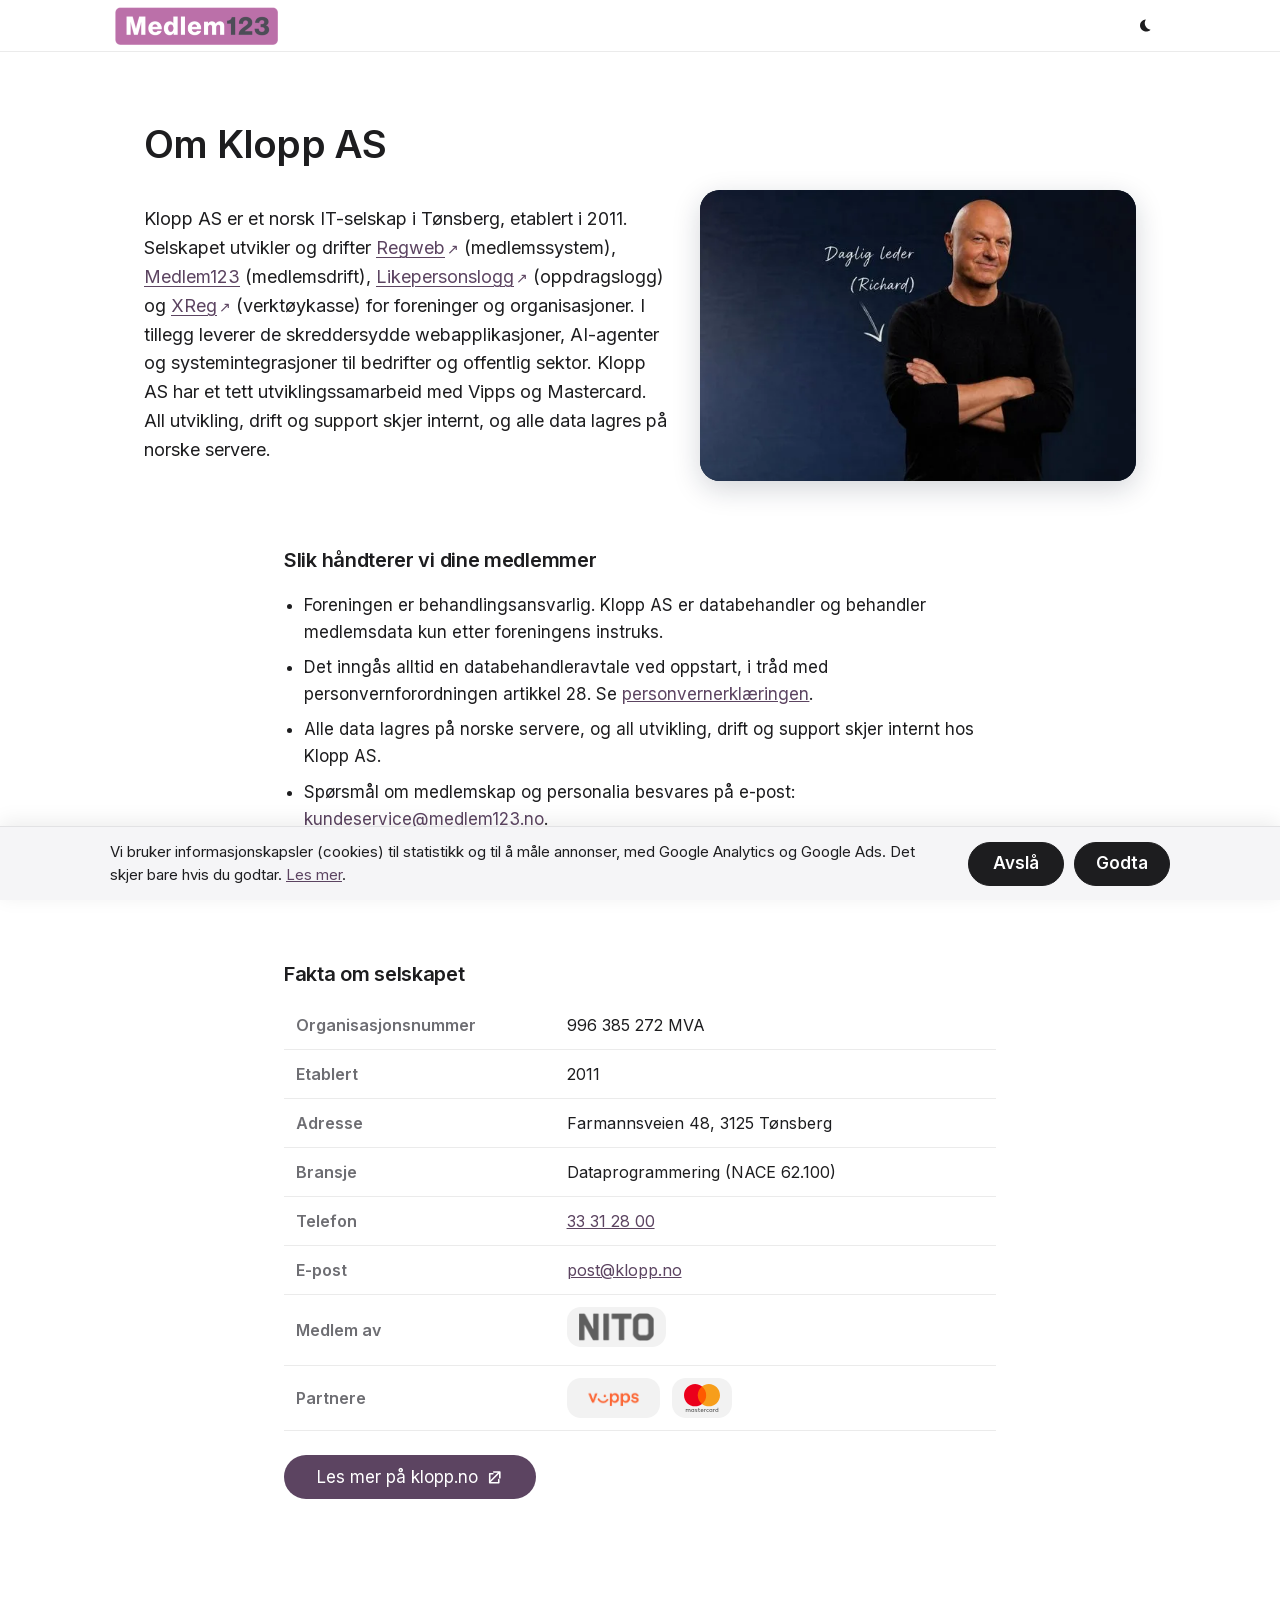
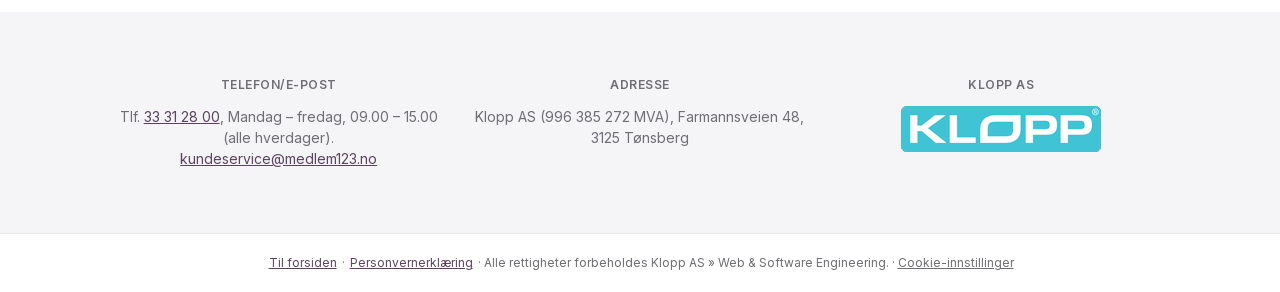
<file: om-klopp-as.html>
<!DOCTYPE html>
<html lang="nb">
    <head>
        <meta charset="utf-8" />
        <meta name="viewport" content="width=device-width, initial-scale=1, shrink-to-fit=no" />
        <meta name="referrer" content="strict-origin-when-cross-origin" />
        <meta http-equiv="Content-Security-Policy" content="default-src 'self'; script-src 'self' 'sha256-94A4rumaaMvX7jcdSdWNOgPjygC/VywaOMlHrEqL6dM=' https://www.googletagmanager.com https://*.doubleclick.net; style-src 'self' 'unsafe-inline'; img-src 'self' data: https://www.google-analytics.com https://www.googletagmanager.com https://www.google.com https://googleads.g.doubleclick.net https://www.googleadservices.com https://*.doubleclick.net https://www.google.no; font-src 'self' data:; connect-src 'self' https://www.google-analytics.com https://region1.google-analytics.com https://*.google-analytics.com https://*.analytics.google.com https://www.googletagmanager.com https://www.google.com https://googleads.g.doubleclick.net https://www.googleadservices.com https://*.doubleclick.net https://www.google.no; frame-src https://td.doubleclick.net https://www.googletagmanager.com https://*.doubleclick.net; base-uri 'self'; form-action 'self'; object-src 'none'" />
        <meta name="description" content="Klopp AS i Tønsberg, etablert 2011, drifter Medlem123 og tar seg av medlemsregister og kontingentinnkreving for foreningen. Fakta om selskapet." />
        <meta name="author" content="Klopp AS" />
        <link rel="canonical" href="https://medlem123.no/om-klopp-as.html" />
        <meta property="og:image" content="https://medlem123.no/assets/img/og-image.png" />
        <meta property="og:image:type" content="image/png" />
        <meta property="og:image:alt" content="Medlem123: Vi håndterer medlemmene. Medlemsadministrasjon og kontingentinnkreving for foreninger" />
        <meta property="og:image:width" content="1200" />
        <meta property="og:image:height" content="630" />
        <meta name="twitter:card" content="summary_large_image" />
        <meta name="twitter:title" content="Om Klopp AS — selskapet bak Medlem123" />
        <meta name="twitter:description" content="Klopp AS i Tønsberg, etablert 2011, drifter Medlem123 og tar seg av medlemsregister og kontingentinnkreving for foreningen. Fakta om selskapet." />
        <meta name="twitter:image" content="https://medlem123.no/assets/img/og-image.png" />
        <meta name="twitter:image:alt" content="Medlem123: Vi håndterer medlemmene. Medlemsadministrasjon og kontingentinnkreving for foreninger" />
        <meta property="og:type" content="website" />
        <meta property="og:url" content="https://medlem123.no/om-klopp-as.html" />
        <meta property="og:title" content="Om Klopp AS — selskapet bak Medlem123" />
        <meta property="og:description" content="Klopp AS i Tønsberg, etablert 2011, drifter Medlem123 og tar seg av medlemsregister og kontingentinnkreving for foreningen. Fakta om selskapet." />
        <meta property="og:locale" content="nb_NO" />
        <meta name="color-scheme" content="light dark" />
        <script>
            (function () {
                var saved = localStorage.getItem("medlem123-theme");
                if (saved === "light" || saved === "dark") {
                    document.documentElement.setAttribute("data-theme", saved);
                }
            })();
        </script>
        <title>Om Klopp AS — selskapet bak Medlem123</title>
        <link rel="icon" type="image/x-icon" href="assets/img/favicon.ico" />
        <link rel="apple-touch-icon" href="assets/img/apple-touch-icon.png" />
        <meta name="theme-color" content="#ffffff" media="(prefers-color-scheme: light)" />
        <meta name="theme-color" content="#000000" media="(prefers-color-scheme: dark)" />
        <link rel="preload" href="/assets/fonts/inter-400.woff2" as="font" type="font/woff2" crossorigin />
        <link rel="preload" href="/assets/fonts/inter-600.woff2" as="font" type="font/woff2" crossorigin />
        <link href="css/site.css" rel="stylesheet" />
        <script type="application/ld+json">
{
  "@context": "https://schema.org",
  "@graph": [
    {
      "@type": "AboutPage",
      "@id": "https://medlem123.no/om-klopp-as.html#webpage",
      "name": "Om Klopp AS — selskapet bak Medlem123",
      "url": "https://medlem123.no/om-klopp-as.html",
      "about": {
        "@id": "https://klopp.no/#organization"
      },
      "mainEntity": {
        "@id": "https://klopp.no/#organization"
      },
      "inLanguage": "nb-NO"
    },
    {
      "@type": "Organization",
      "@id": "https://klopp.no/#organization",
      "name": "Klopp AS",
      "url": "https://klopp.no/",
      "sameAs": [
        "https://klopp.no/",
        "https://www.proff.no/selskap/klopp-as/t%C3%B8nsberg/dataprogramvare-og-utvikling/IGH7ZSO009O",
        "https://virksomhet.brreg.no/nb/oppslag/enheter/996385272",
        "https://regweb.no/",
        "https://medlem123.no/",
        "https://likepersonslogg.com/",
        "https://medlemssystem.no/om-klopp-as.html"
      ],
      "description": "Klopp AS er et norsk IT-selskap i Tønsberg, etablert i 2011. Selskapet utvikler og drifter Regweb (medlemssystem), Medlem123 (medlemsdrift), Likepersonslogg (oppdragslogg) og XReg (verktøykasse) for foreninger og organisasjoner. I tillegg leverer de skreddersydde webapplikasjoner, AI-agenter og systemintegrasjoner til bedrifter og offentlig sektor. Klopp AS har et tett utviklingssamarbeid med Vipps og Mastercard. All utvikling, drift og support skjer internt, og alle data lagres på norske servere.",
      "foundingDate": "2011-01-14",
      "vatID": "NO996385272MVA",
      "telephone": "+4733312800",
      "email": "post@klopp.no",
      "address": {
        "@type": "PostalAddress",
        "streetAddress": "Farmannsveien 48",
        "postalCode": "3125",
        "addressLocality": "Tønsberg",
        "addressCountry": "NO"
      },
      "memberOf": {
        "@type": "Organization",
        "name": "NITO",
        "url": "https://www.nito.no/"
      },
      "taxID": "996385272"
    },
    {
      "@type": "BreadcrumbList",
      "itemListElement": [
        {
          "@type": "ListItem",
          "position": 1,
          "name": "Medlem123",
          "item": "https://medlem123.no/"
        },
        {
          "@type": "ListItem",
          "position": 2,
          "name": "Om Klopp AS",
          "item": "https://medlem123.no/om-klopp-as.html"
        }
      ]
    }
  ]
}
        </script>
        <style>
            .legal-page {
                max-width: 760px;
                margin: 0 auto;
                padding: calc(var(--nav-height) + var(--space-8)) var(--space-5) var(--space-9);
            }
            .legal-page h1 {
                font-size: clamp(1.75rem, 3vw, 2.5rem);
                letter-spacing: -0.02em;
            }
            .legal-page .legal-updated {
                color: var(--color-text-secondary);
                font-size: 14px;
                margin: var(--space-2) 0 var(--space-8);
            }
            .legal-page h2 {
                font-size: 20px;
                margin-top: var(--space-8);
                margin-bottom: var(--space-3);
            }
            .legal-page p, .legal-page li { line-height: 1.6; }
            .legal-page ul { padding-left: 1.2em; }
            .legal-page li { margin-bottom: var(--space-2); }
            .legal-page .lead { font-size: 18px; line-height: 1.6; margin: var(--space-4) 0 var(--space-6); }
            .about-intro { display: grid; grid-template-columns: minmax(0, 1fr); gap: var(--space-5); margin: var(--space-4) 0 var(--space-5); }
            .legal-page .about-intro .lead { margin: 0; }
            .about-leader-figure { margin: 0; border-radius: var(--radius-lg); overflow: hidden; background: #0f1b33; box-shadow: 0 8px 28px rgba(15, 27, 51, 0.18); }
            .about-leader-figure img { display: block; width: 100%; height: auto; }
            @media (min-width: 1040px) { .about-intro { grid-template-columns: minmax(0, 1.2fr) minmax(0, 1fr); gap: var(--space-6); align-items: center; margin-left: -140px; margin-right: -140px; } .legal-page h1 { margin-left: -140px; } }
            .company-facts { width: 100%; table-layout: fixed; border-collapse: collapse; margin: var(--space-3) 0 var(--space-5); font-size: 16px; }
            .company-facts th, .company-facts td { text-align: left; padding: var(--space-3); border-bottom: 1px solid var(--color-border); vertical-align: middle; overflow-wrap: anywhere; }
            .company-facts th { width: 38%; font-weight: 600; color: var(--color-text-secondary); }
            .company-facts .logo-chip { display: inline-block; background: #f2f2f2; border-radius: var(--radius-md); padding: 6px 12px; line-height: 0; }
            .company-facts .logo-chip img { height: 28px; width: auto; }
            .company-facts .partner-chips { display: flex; flex-wrap: wrap; gap: var(--space-3); }
            @media (max-width: 480px) { .company-facts th, .company-facts td { padding-left: var(--space-2); padding-right: var(--space-2); } .company-facts th { width: 44%; font-size: 14px; } }
            .legal-page .legal-box {
                background: var(--color-bg-elevated);
                border: 1px solid var(--accent-soft);
                border-radius: var(--radius-md);
                padding: var(--space-4) var(--space-5);
                margin: var(--space-5) 0;
                font-size: 15px;
            }
        </style>
    </head>
    <body id="page-top">
        <a class="skip-link" href="#main">Hopp til innhold</a>

        <nav class="navbar" id="mainNav">
            <div class="container">
                <a class="navbar-brand" href="/"><picture><source srcset="assets/img/logo_medlem123_navbar.webp" type="image/webp" /><img class="navbar-logo" src="assets/img/logo_medlem123_navbar.png" alt="Medlem123" width="480" height="117" /></picture></a>
                <div class="navbar-right">
                    <button class="theme-toggle" id="themeToggle" type="button" aria-label="Bytt mellom lyst og mørkt utseende" aria-pressed="false">
                        <span class="theme-toggle-icon" aria-hidden="true"><svg class="icon" viewBox="0 0 16 16" width="1em" height="1em" fill="currentColor"><path d="M9.5 1.5a6.5 6.5 0 1 0 5 10.9A7 7 0 0 1 9.5 1.5Z"/></svg></span>
                    </button>
                </div>
            </div>
        </nav>

        <main id="main" class="legal-page">
            <h1>Om Klopp AS</h1>
            <div class="about-intro">
                <p class="lead">Klopp AS er et norsk IT-selskap i Tønsberg, etablert i 2011. Selskapet utvikler og drifter <a class="text-link" href="https://regweb.no/" target="_blank" rel="noopener">Regweb<span class="sr-only"> (åpner i ny fane)</span></a> (medlemssystem), <a class="text-link" href="/">Medlem123</a> (medlemsdrift), <a class="text-link" href="https://likepersonslogg.com/" target="_blank" rel="noopener">Likepersonslogg<span class="sr-only"> (åpner i ny fane)</span></a> (oppdragslogg) og <a class="text-link" href="https://xreg.no/" target="_blank" rel="noopener">XReg<span class="sr-only"> (åpner i ny fane)</span></a> (verktøykasse) for foreninger og organisasjoner. I tillegg leverer de skreddersydde webapplikasjoner, AI-agenter og systemintegrasjoner til bedrifter og offentlig sektor. Klopp AS har et tett utviklingssamarbeid med Vipps og Mastercard. All utvikling, drift og support skjer internt, og alle data lagres på norske servere.</p>
                <figure class="about-leader-figure">
                    <picture>
                        <source type="image/webp" srcset="assets/img/richard-klopp-daglig-leder-notat-600.webp 600w, assets/img/richard-klopp-daglig-leder-notat-900.webp 900w, assets/img/richard-klopp-daglig-leder-notat-1200.webp 1200w" sizes="(max-width: 1039px) 92vw, 460px" />
                        <img src="assets/img/richard-klopp-daglig-leder-notat-900.jpg" srcset="assets/img/richard-klopp-daglig-leder-notat-600.jpg 600w, assets/img/richard-klopp-daglig-leder-notat-900.jpg 900w, assets/img/richard-klopp-daglig-leder-notat-1200.jpg 1200w" sizes="(max-width: 1039px) 92vw, 460px" alt="Richard Klopp, daglig leder i Klopp AS, står med armene i kors foran en marineblå vegg. Et håndskrevet notat med pil peker mot ham: «Daglig leder (Richard)»" width="1200" height="800" />
                    </picture>
                </figure>
            </div>

            <h2>Slik håndterer vi dine medlemmer</h2>
            <ul>
                <li>Foreningen er behandlingsansvarlig. Klopp AS er databehandler og behandler medlemsdata kun etter foreningens instruks.</li>
                <li>Det inngås alltid en databehandleravtale ved oppstart, i tråd med personvernforordningen artikkel 28. Se <a href="personvern.html">personvernerklæringen</a>.</li>
                <li>Alle data lagres på norske servere, og all utvikling, drift og support skjer internt hos Klopp AS.</li>
                <li>Spørsmål om medlemskap og personalia besvares på e-post: <a href="mailto:kundeservice@medlem123.no">kundeservice@medlem123.no</a>.</li>
                <li>Vi håndterer kun henvendelser som gjelder medlemmene. Foreningen beholder oversikt over og kontroll på egen organisasjon.</li>
            </ul>

            <h2>Fakta om selskapet</h2>
            <table class="company-facts">
                <tbody>
                    <tr><th scope="row">Organisasjonsnummer</th><td>996&nbsp;385&nbsp;272 MVA</td></tr>
                    <tr><th scope="row">Etablert</th><td>2011</td></tr>
                    <tr><th scope="row">Adresse</th><td>Farmannsveien 48, 3125 Tønsberg</td></tr>
                    <tr><th scope="row">Bransje</th><td>Dataprogrammering (NACE 62.100)</td></tr>
                    <tr><th scope="row">Telefon</th><td><a href="tel:+4733312800">33 31 28 00</a></td></tr>
                    <tr><th scope="row">E-post</th><td><a href="mailto:post@klopp.no">post@klopp.no</a></td></tr>
                    <tr><th scope="row">Medlem av</th><td><a class="logo-chip" href="https://www.nito.no/" target="_blank" rel="noopener"><img src="assets/img/partners/nito_logo.png" alt="NITO" width="81" height="30" /><span class="sr-only">(åpner nito.no i ny fane)</span></a></td></tr>
                    <tr><th scope="row">Partnere</th><td><span class="partner-chips"><a class="logo-chip" href="https://vipps.no/" target="_blank" rel="noopener"><picture><source srcset="assets/img/partners/vipps_logo.webp" type="image/webp" /><img src="assets/img/partners/vipps_logo.png" alt="Vipps" width="512" height="207" /></picture><span class="sr-only">(åpner vipps.no i ny fane)</span></a><a class="logo-chip" href="https://www.mastercard.no/" target="_blank" rel="noopener"><img src="assets/img/partners/mastercard_logo_wordmark_dark.svg" alt="Mastercard" width="999" height="776" /><span class="sr-only">(åpner mastercard.no i ny fane)</span></a></span></td></tr>
                </tbody>
            </table>

            <p><a class="btn btn-purple" href="https://klopp.no" target="_blank" rel="noopener">Les mer på klopp.no <svg class="icon" viewBox="0 0 16 16" width="1em" height="1em" fill="currentColor" aria-hidden="true"><path d="M6.5 2.75A.75.75 0 0 1 7.25 2H13a.75.75 0 0 1 .75.75v5.75a.75.75 0 0 1-1.5 0V4.56L4.28 12.53a.75.75 0 0 1-1.06-1.06L11.19 3.5H7.25a.75.75 0 0 1-.75-.75Z"/><path d="M2.75 4.5A.75.75 0 0 1 3.5 3.75h3a.75.75 0 0 1 0 1.5h-2.25v7h7V10a.75.75 0 0 1 1.5 0v3a.75.75 0 0 1-.75.75h-8.5a.75.75 0 0 1-.75-.75v-8.5Z"/></svg><span class="sr-only">(åpner klopp.no i ny fane)</span></a></p>
        </main>

        <footer class="site-footer">
            <div class="container">
                <div class="footer-grid">
                    <div>
                        <h3>Telefon/e-post</h3>
                        <p>Tlf. <a href="tel:+4733312800">33 31 28 00</a>, Mandag – fredag, 09.00 – 15.00 (alle hverdager).<br /><a href="mailto:kundeservice@medlem123.no">kundeservice@medlem123.no</a></p>
                    </div>
                    <div>
                        <h3>Adresse</h3>
                        <p>Klopp AS (996&nbsp;385&nbsp;272 MVA), Farmannsveien 48, 3125 Tønsberg</p>
                    </div>
                    <div>
                        <h3>Klopp AS</h3>
                        <a href="https://klopp.no/" target="_blank" rel="noopener"><img src="assets/img/Klopp_logo_ink_R_w200.png" alt="Klopp AS logo" width="200" height="46" style="width:200px; margin: 0 auto;" /><span class="sr-only"> (åpner i ny fane)</span></a>
                    </div>
                </div>
            </div>
        </footer>
        <div class="copyright">
            <a href="index.html">Til forsiden</a> · <a href="personvern.html">Personvernerklæring</a> · Alle rettigheter forbeholdes Klopp AS » Web &amp; Software Engineering.
        </div>

        <a class="scroll-to-top" href="#page-top" aria-label="Scroll til toppen"><svg class="icon" viewBox="0 0 16 16" width="1em" height="1em" fill="currentColor" aria-hidden="true"><path d="M8 4.5a.75.75 0 0 1 .53.22l5 5a.75.75 0 1 1-1.06 1.06L8 6.31l-4.47 4.47a.75.75 0 0 1-1.06-1.06l5-5A.75.75 0 0 1 8 4.5Z"/></svg></a>

        <script src="js/site.js"></script>
        <script src="js/consent.js" defer></script>
    </body>
</html>
</file>
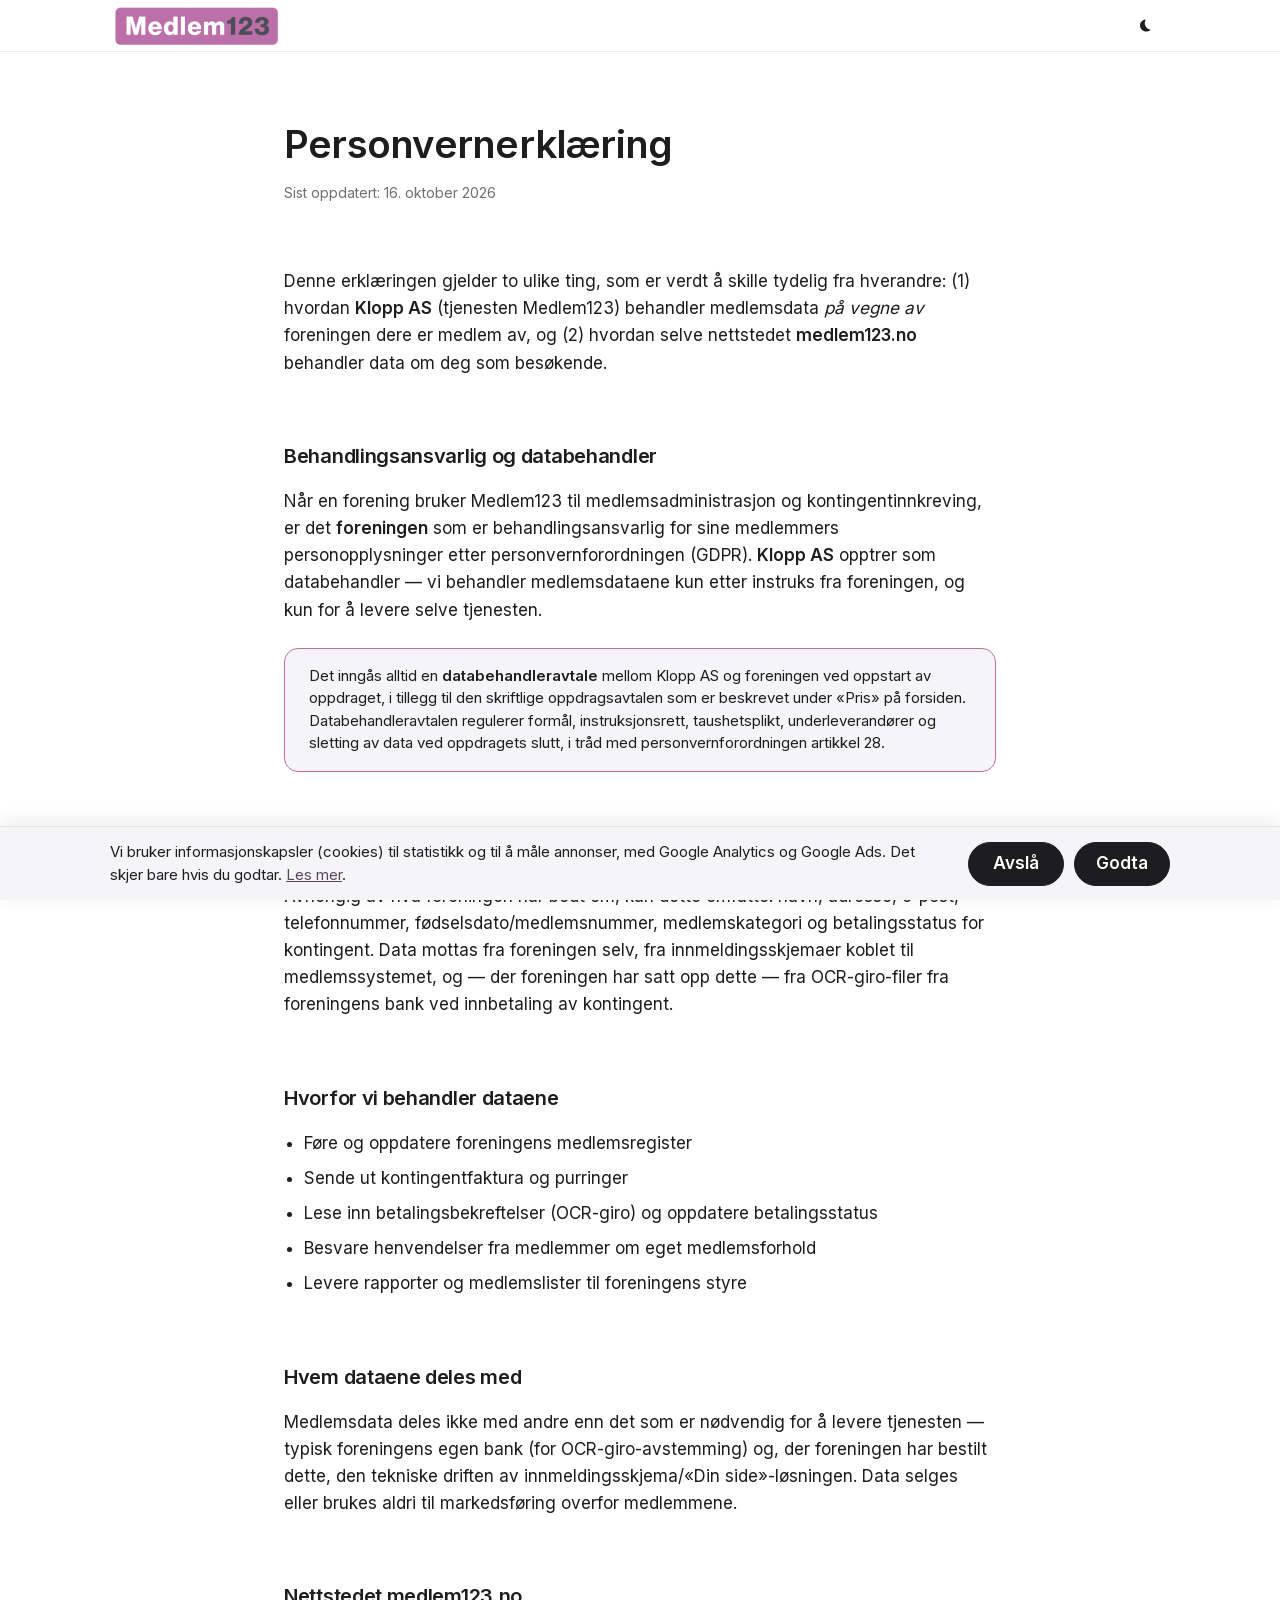
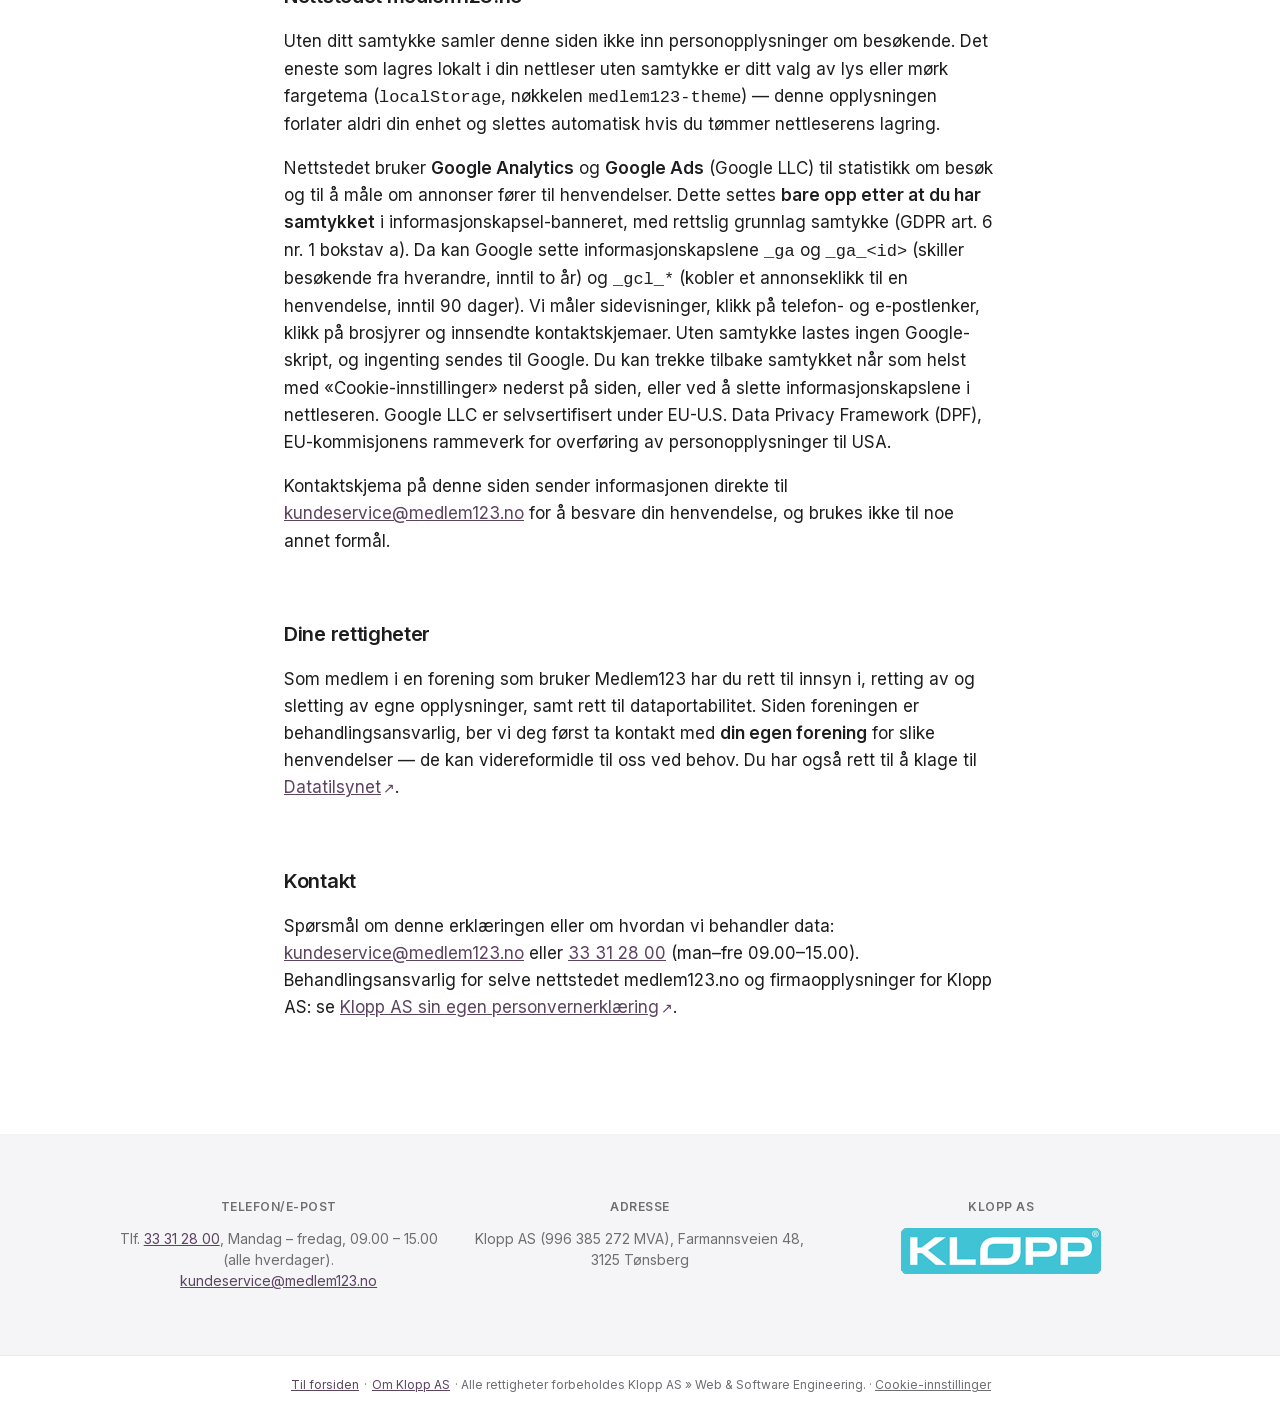
<file: personvern.html>
<!DOCTYPE html>
<html lang="nb">
    <head>
        <meta charset="utf-8" />
        <meta name="viewport" content="width=device-width, initial-scale=1, shrink-to-fit=no" />
        <meta name="referrer" content="strict-origin-when-cross-origin" />
        <meta http-equiv="Content-Security-Policy" content="default-src 'self'; script-src 'self' 'sha256-94A4rumaaMvX7jcdSdWNOgPjygC/VywaOMlHrEqL6dM=' https://www.googletagmanager.com https://*.doubleclick.net; style-src 'self' 'unsafe-inline'; img-src 'self' data: https://www.google-analytics.com https://www.googletagmanager.com https://www.google.com https://googleads.g.doubleclick.net https://www.googleadservices.com https://*.doubleclick.net https://www.google.no; font-src 'self' data:; connect-src 'self' https://www.google-analytics.com https://region1.google-analytics.com https://*.google-analytics.com https://*.analytics.google.com https://www.googletagmanager.com https://www.google.com https://googleads.g.doubleclick.net https://www.googleadservices.com https://*.doubleclick.net https://www.google.no; frame-src https://td.doubleclick.net https://www.googletagmanager.com https://*.doubleclick.net; base-uri 'self'; form-action 'self'; object-src 'none'" />
        <meta name="description" content="Personvernerklæring for Medlem123 (Klopp AS) — hvordan vi behandler medlemsdata på vegne av foreninger, og hvordan medlem123.no selv bruker data." />
        <meta name="author" content="Klopp AS" />
        <link rel="canonical" href="https://medlem123.no/personvern.html" />
        <meta property="og:type" content="website" />
        <meta property="og:url" content="https://medlem123.no/personvern.html" />
        <meta property="og:title" content="Personvernerklæring — Medlem123" />
        <meta property="og:description" content="Personvernerklæring for Medlem123 (Klopp AS) — hvordan vi behandler medlemsdata på vegne av foreninger, og hvordan medlem123.no selv bruker data." />
        <meta property="og:image" content="https://medlem123.no/assets/img/og-image.png" />
        <meta property="og:image:type" content="image/png" />
        <meta property="og:image:alt" content="Medlem123: Vi håndterer medlemmene. Medlemsadministrasjon og kontingentinnkreving for foreninger" />
        <meta property="og:image:width" content="1200" />
        <meta property="og:image:height" content="630" />
        <meta property="og:locale" content="nb_NO" />
        <meta name="twitter:card" content="summary_large_image" />
        <meta name="twitter:title" content="Personvernerklæring — Medlem123" />
        <meta name="twitter:description" content="Personvernerklæring for Medlem123 (Klopp AS) — hvordan vi behandler medlemsdata på vegne av foreninger, og hvordan medlem123.no selv bruker data." />
        <meta name="twitter:image" content="https://medlem123.no/assets/img/og-image.png" />
        <meta name="twitter:image:alt" content="Medlem123: Vi håndterer medlemmene. Medlemsadministrasjon og kontingentinnkreving for foreninger" />
        <meta name="color-scheme" content="light dark" />
        <script>
            (function () {
                var saved = localStorage.getItem("medlem123-theme");
                if (saved === "light" || saved === "dark") {
                    document.documentElement.setAttribute("data-theme", saved);
                }
            })();
        </script>
        <title>Personvernerklæring — Medlem123</title>
        <link rel="icon" type="image/x-icon" href="assets/img/favicon.ico" />
        <link rel="apple-touch-icon" href="assets/img/apple-touch-icon.png" />
        <meta name="theme-color" content="#ffffff" media="(prefers-color-scheme: light)" />
        <meta name="theme-color" content="#000000" media="(prefers-color-scheme: dark)" />
        <link rel="preload" href="/assets/fonts/inter-400.woff2" as="font" type="font/woff2" crossorigin />
        <link rel="preload" href="/assets/fonts/inter-600.woff2" as="font" type="font/woff2" crossorigin />
        <link href="css/site.css" rel="stylesheet" />
        <style>
            .legal-page {
                max-width: 760px;
                margin: 0 auto;
                padding: calc(var(--nav-height) + var(--space-8)) var(--space-5) var(--space-9);
            }
            .legal-page h1 {
                font-size: clamp(1.75rem, 3vw, 2.5rem);
                letter-spacing: -0.02em;
            }
            .legal-page .legal-updated {
                color: var(--color-text-secondary);
                font-size: 14px;
                margin: var(--space-2) 0 var(--space-8);
            }
            .legal-page h2 {
                font-size: 20px;
                margin-top: var(--space-8);
                margin-bottom: var(--space-3);
            }
            .legal-page p, .legal-page li { line-height: 1.6; }
            .legal-page ul { padding-left: 1.2em; }
            .legal-page li { margin-bottom: var(--space-2); }
            .legal-page .legal-box {
                background: var(--color-bg-elevated);
                border: 1px solid var(--accent-soft);
                border-radius: var(--radius-md);
                padding: var(--space-4) var(--space-5);
                margin: var(--space-5) 0;
                font-size: 15px;
            }
        </style>
    </head>
    <body id="page-top">
        <a class="skip-link" href="#main">Hopp til innhold</a>

        <nav class="navbar" id="mainNav">
            <div class="container">
                <a class="navbar-brand" href="/"><picture><source srcset="assets/img/logo_medlem123_navbar.webp" type="image/webp" /><img class="navbar-logo" src="assets/img/logo_medlem123_navbar.png" alt="Medlem123" width="480" height="117" /></picture></a>
                <div class="navbar-right">
                    <button class="theme-toggle" id="themeToggle" type="button" aria-label="Bytt mellom lyst og mørkt utseende" aria-pressed="false">
                        <span class="theme-toggle-icon" aria-hidden="true"><svg class="icon" viewBox="0 0 16 16" width="1em" height="1em" fill="currentColor"><path d="M9.5 1.5a6.5 6.5 0 1 0 5 10.9A7 7 0 0 1 9.5 1.5Z"/></svg></span>
                    </button>
                </div>
            </div>
        </nav>

        <main id="main" class="legal-page">
            <h1>Personvernerklæring</h1>
            <p class="legal-updated">Sist oppdatert: 16. oktober 2026</p>

            <p>Denne erklæringen gjelder to ulike ting, som er verdt å skille tydelig fra hverandre: (1) hvordan <strong>Klopp AS</strong> (tjenesten Medlem123) behandler medlemsdata <em>på vegne av</em> foreningen dere er medlem av, og (2) hvordan selve nettstedet <strong>medlem123.no</strong> behandler data om deg som besøkende.</p>

            <h2>Behandlingsansvarlig og databehandler</h2>
            <p>Når en forening bruker Medlem123 til medlemsadministrasjon og kontingentinnkreving, er det <strong>foreningen</strong> som er behandlingsansvarlig for sine medlemmers personopplysninger etter personvernforordningen (GDPR). <strong>Klopp AS</strong> opptrer som databehandler — vi behandler medlemsdataene kun etter instruks fra foreningen, og kun for å levere selve tjenesten.</p>
            <div class="legal-box">Det inngås alltid en <strong>databehandleravtale</strong> mellom Klopp AS og foreningen ved oppstart av oppdraget, i tillegg til den skriftlige oppdragsavtalen som er beskrevet under «Pris» på forsiden. Databehandleravtalen regulerer formål, instruksjonsrett, taushetsplikt, underleverandører og sletting av data ved oppdragets slutt, i tråd med personvernforordningen artikkel 28.</div>

            <h2>Hvilke medlemsdata behandles</h2>
            <p>Avhengig av hva foreningen har bedt om, kan dette omfatte: navn, adresse, e-post, telefonnummer, fødselsdato/medlemsnummer, medlemskategori og betalingsstatus for kontingent. Data mottas fra foreningen selv, fra innmeldingsskjemaer koblet til medlemssystemet, og — der foreningen har satt opp dette — fra OCR-giro-filer fra foreningens bank ved innbetaling av kontingent.</p>

            <h2>Hvorfor vi behandler dataene</h2>
            <ul>
                <li>Føre og oppdatere foreningens medlemsregister</li>
                <li>Sende ut kontingentfaktura og purringer</li>
                <li>Lese inn betalingsbekreftelser (OCR-giro) og oppdatere betalingsstatus</li>
                <li>Besvare henvendelser fra medlemmer om eget medlemsforhold</li>
                <li>Levere rapporter og medlemslister til foreningens styre</li>
            </ul>

            <h2>Hvem dataene deles med</h2>
            <p>Medlemsdata deles ikke med andre enn det som er nødvendig for å levere tjenesten — typisk foreningens egen bank (for OCR-giro-avstemming) og, der foreningen har bestilt dette, den tekniske driften av innmeldingsskjema/«Din side»-løsningen. Data selges eller brukes aldri til markedsføring overfor medlemmene.</p>

            <h2>Nettstedet medlem123.no</h2>
            <p>Uten ditt samtykke samler denne siden ikke inn personopplysninger om besøkende. Det eneste som lagres lokalt i din nettleser uten samtykke er ditt valg av lys eller mørk fargetema (<code>localStorage</code>, nøkkelen <code>medlem123-theme</code>) — denne opplysningen forlater aldri din enhet og slettes automatisk hvis du tømmer nettleserens lagring.</p>
            <p>Nettstedet bruker <strong>Google Analytics</strong> og <strong>Google Ads</strong> (Google LLC) til statistikk om besøk og til å måle om annonser fører til henvendelser. Dette settes <strong>bare opp etter at du har samtykket</strong> i informasjonskapsel-banneret, med rettslig grunnlag samtykke (GDPR art. 6 nr. 1 bokstav a). Da kan Google sette informasjonskapslene <code>_ga</code> og <code>_ga_&lt;id&gt;</code> (skiller besøkende fra hverandre, inntil to år) og <code>_gcl_*</code> (kobler et annonseklikk til en henvendelse, inntil 90 dager). Vi måler sidevisninger, klikk på telefon- og e-postlenker, klikk på brosjyrer og innsendte kontaktskjemaer. Uten samtykke lastes ingen Google-skript, og ingenting sendes til Google. Du kan trekke tilbake samtykket når som helst med «Cookie-innstillinger» nederst på siden, eller ved å slette informasjonskapslene i nettleseren. Google LLC er selvsertifisert under EU-U.S. Data Privacy Framework (DPF), EU-kommisjonens rammeverk for overføring av personopplysninger til USA.</p>
            <p>Kontaktskjema på denne siden sender informasjonen direkte til <a href="mailto:kundeservice@medlem123.no">kundeservice@medlem123.no</a> for å besvare din henvendelse, og brukes ikke til noe annet formål.</p>

            <h2>Dine rettigheter</h2>
            <p>Som medlem i en forening som bruker Medlem123 har du rett til innsyn i, retting av og sletting av egne opplysninger, samt rett til dataportabilitet. Siden foreningen er behandlingsansvarlig, ber vi deg først ta kontakt med <strong>din egen forening</strong> for slike henvendelser — de kan videreformidle til oss ved behov. Du har også rett til å klage til <a href="https://www.datatilsynet.no/" target="_blank" rel="noopener">Datatilsynet<span class="sr-only"> (åpner i ny fane)</span></a>.</p>

            <h2>Kontakt</h2>
            <p>Spørsmål om denne erklæringen eller om hvordan vi behandler data: <a href="mailto:kundeservice@medlem123.no">kundeservice@medlem123.no</a> eller <a href="tel:+4733312800">33 31 28 00</a> (man–fre 09.00–15.00). Behandlingsansvarlig for selve nettstedet medlem123.no og firmaopplysninger for Klopp AS: se <a href="https://klopp.no/personvern.html" target="_blank" rel="noopener">Klopp AS sin egen personvernerklæring<span class="sr-only"> (åpner i ny fane)</span></a>.</p>
        </main>

        <footer class="site-footer">
            <div class="container">
                <div class="footer-grid">
                    <div>
                        <h3>Telefon/e-post</h3>
                        <p>Tlf. <a href="tel:+4733312800">33 31 28 00</a>, Mandag – fredag, 09.00 – 15.00 (alle hverdager).<br /><a href="mailto:kundeservice@medlem123.no">kundeservice@medlem123.no</a></p>
                    </div>
                    <div>
                        <h3>Adresse</h3>
                        <p>Klopp AS (996&nbsp;385&nbsp;272 MVA), Farmannsveien 48, 3125 Tønsberg</p>
                    </div>
                    <div>
                        <h3>Klopp AS</h3>
                        <a href="https://klopp.no/" target="_blank" rel="noopener"><img src="assets/img/Klopp_logo_ink_R_w200.png" alt="Klopp AS logo" width="200" height="46" style="width:200px; margin: 0 auto;" /><span class="sr-only"> (åpner i ny fane)</span></a>
                    </div>
                </div>
            </div>
        </footer>
        <div class="copyright">
            <a href="index.html">Til forsiden</a> · <a href="om-klopp-as.html">Om Klopp AS</a> · Alle rettigheter forbeholdes Klopp AS » Web &amp; Software Engineering.
        </div>

        <a class="scroll-to-top" href="#page-top" aria-label="Scroll til toppen"><svg class="icon" viewBox="0 0 16 16" width="1em" height="1em" fill="currentColor" aria-hidden="true"><path d="M8 4.5a.75.75 0 0 1 .53.22l5 5a.75.75 0 1 1-1.06 1.06L8 6.31l-4.47 4.47a.75.75 0 0 1-1.06-1.06l5-5A.75.75 0 0 1 8 4.5Z"/></svg></a>

        <script src="js/site.js"></script>
        <script src="js/consent.js" defer></script>
    </body>
</html>
</file>
<file: css/site.css>
@font-face {
  font-family: "Inter";
  font-style: normal;
  font-weight: 400;
  font-display: swap;
  src: url("../assets/fonts/inter-400.woff2") format("woff2");
  unicode-range: U+0000-00FF, U+0131, U+0152-0153, U+02BB-02BC, U+02C6, U+02DA, U+02DC,
    U+2000-206F, U+20AC, U+2122, U+2191, U+2193, U+2212, U+2215, U+FEFF, U+FFFD;
}
@font-face {
  font-family: "Inter";
  font-style: normal;
  font-weight: 600;
  font-display: swap;
  src: url("../assets/fonts/inter-600.woff2") format("woff2");
  unicode-range: U+0000-00FF, U+0131, U+0152-0153, U+02BB-02BC, U+02C6, U+02DA, U+02DC,
    U+2000-206F, U+20AC, U+2122, U+2191, U+2193, U+2212, U+2215, U+FEFF, U+FFFD;
}

:root {
  color-scheme: light dark;

  --font-display: "Inter", -apple-system, BlinkMacSystemFont, "Segoe UI",
    Roboto, Helvetica, Arial, sans-serif;
  --font-text: "Inter", -apple-system, BlinkMacSystemFont, "Segoe UI",
    Roboto, Helvetica, Arial, sans-serif;

  --space-1: 4px;  --space-2: 8px;  --space-3: 12px; --space-4: 16px;
  --space-5: 24px; --space-6: 32px; --space-7: 48px; --space-8: 64px;
  --space-9: 96px; --space-10: 128px;

  --radius-sm: 10px; --radius-md: 14px; --radius-lg: 20px; --radius-full: 980px;

  --nav-height: 52px;
  --container-max: 1100px;

  --ease-out: cubic-bezier(0.16, 1, 0.3, 1);
  --duration-fast: 120ms;
  --duration-base: 300ms;

  --color-bg: #ffffff;
  --color-bg-elevated: #f5f5f7;
  --color-text: #1d1d1f;
  --color-text-secondary: #6e6e73;
  --color-border: rgba(0, 0, 0, 0.08);
  --color-glass-bg: rgba(255, 255, 255, 0.72);
  --shadow-color: rgba(0, 0, 0, 0.10);

  --accent-fill: #5c4461;
  --accent-text: #5c4461;
  --accent-soft: #bb70a9;

  --navy-dark: #1a252f;
}

@media (prefers-color-scheme: dark) {
  :root:not([data-theme="light"]) {
    --color-bg: #000000;
    --color-bg-elevated: #1d1d1f;
    --color-text: #f5f5f7;
    --color-text-secondary: #86868b;
    --color-border: rgba(255, 255, 255, 0.12);
    --color-glass-bg: rgba(29, 29, 31, 0.72);
    --shadow-color: rgba(0, 0, 0, 0.5);
    --accent-text: #d9a8cd;
  }
}
:root[data-theme="dark"] {
    --color-bg: #000000;
    --color-bg-elevated: #1d1d1f;
    --color-text: #f5f5f7;
    --color-text-secondary: #86868b;
    --color-border: rgba(255, 255, 255, 0.12);
    --color-glass-bg: rgba(29, 29, 31, 0.72);
    --shadow-color: rgba(0, 0, 0, 0.5);

    --accent-text: #d9a8cd;
}

* { box-sizing: border-box; }
html { scroll-behavior: smooth; }

.icon { vertical-align: -0.125em; flex: none; }

@media (prefers-reduced-motion: reduce) {
  html { scroll-behavior: auto; }
  *, *::before, *::after {
    animation-duration: 0.01ms !important;
    animation-iteration-count: 1 !important;
    transition-duration: 0.01ms !important;
    scroll-behavior: auto !important;
  }
}

body {
  margin: 0;
  font-family: var(--font-text);
  font-size: 17px;
  line-height: 1.5;
  color: var(--color-text);
  background: var(--color-bg);
  -webkit-font-smoothing: antialiased;
  text-rendering: optimizeLegibility;
}

img { max-width: 100%; height: auto; display: block; }

.container {
  max-width: var(--container-max);
  margin: 0 auto;
  padding: 0 var(--space-5);
}

h1, h2, h3 {
  font-family: var(--font-display);
  font-weight: 600;
  margin: 0;
  letter-spacing: -0.015em;
}

a { color: var(--accent-text); }

:focus-visible {
  outline: 2px solid var(--accent-text);
  outline-offset: 3px;
  border-radius: var(--radius-sm);
}

section[id], header[id] { scroll-margin-top: calc(var(--nav-height) + var(--space-4)); }

.btn:active, .nav-link:active, .portfolio-item:active,
.scroll-to-top:active, .faq summary:active, .theme-toggle:active { transform: scale(0.97); }
@media (prefers-reduced-motion: reduce) {
  .btn:active, .nav-link:active, .portfolio-item:active,
  .scroll-to-top:active, .faq summary:active, .theme-toggle:active { transform: none; }
}

.navbar {
  position: fixed;
  top: 0; left: 0; right: 0;
  z-index: 1000;
  min-height: var(--nav-height);
  display: flex;
  align-items: center;
  background: var(--color-glass-bg);
  -webkit-backdrop-filter: saturate(180%) blur(20px);
  backdrop-filter: saturate(180%) blur(20px);
  border-bottom: 1px solid var(--color-border);
}
.navbar .container { display: flex; align-items: center; justify-content: space-between; flex-wrap: wrap; width: 100%; }

.navbar-brand {
  display: flex;
  align-items: center;
  text-decoration: none;
}
.navbar-logo { display: block; height: 40px; width: auto; }

.navbar-right { display: flex; align-items: center; flex-wrap: wrap; gap: var(--space-2); }

.theme-toggle {
  display: flex;
  align-items: center;
  justify-content: center;
  width: 44px; height: 44px;
  background: transparent;
  color: var(--color-text);
  border: none;
  border-radius: 50%;
  font-size: 15px;
  cursor: pointer;
  transition: background var(--duration-fast) var(--ease-out);
}
.theme-toggle:hover { background: var(--color-bg-elevated); }

.navbar-toggler {
  display: none;
  background: transparent;
  color: var(--color-text);
  border: none;
  border-radius: var(--radius-sm);
  padding: var(--space-3) var(--space-4);
  min-height: 44px;
  font-family: var(--font-text);
  font-weight: 400;
  font-size: 14px;
  cursor: pointer;
}
.navbar-toggler:hover { background: var(--color-bg-elevated); }

.navbar-nav { list-style: none; display: flex; gap: var(--space-1); margin: 0; padding: 0; }
.nav-link {
  display: flex;
  align-items: center;
  min-height: 44px;
  padding: 0 var(--space-4);
  color: var(--color-text-secondary);
  text-decoration: none;
  font-family: var(--font-text);
  font-weight: 400;
  font-size: 14px;
  border-radius: var(--radius-sm);
  transition: color var(--duration-fast) var(--ease-out), background var(--duration-fast) var(--ease-out);
}
.nav-link:hover { color: var(--color-text); background: var(--color-bg-elevated); }
.nav-link.active { color: var(--accent-text); font-weight: 600; }

@media (max-width: 639px) {
  .navbar-toggler { display: block; }
  .navbar-collapse { display: none; width: 100%; order: 3; }
  .navbar-collapse.show { display: block; }
  .navbar-nav { flex-direction: column; padding: var(--space-2) 0; gap: 0; }
  .nav-link { min-height: 48px; }
}

.masthead {
  position: relative;
  background: var(--color-bg);
  padding: calc(var(--nav-height) + var(--space-7)) 0 var(--space-6);
}
.masthead-card {
  display: grid;
  grid-template-columns: minmax(0, 1fr) minmax(0, 1fr);
  align-items: stretch;
  background: var(--color-bg-elevated);
  border: 1px solid var(--color-border);
  border-radius: var(--radius-lg);
  overflow: hidden;
  min-height: 440px;
}
.masthead-content {
  padding: var(--space-8) var(--space-7);
  display: flex;
  flex-direction: column;
  justify-content: center;
  text-align: left;
}
.masthead-media { position: relative; min-height: 320px; }
.masthead-media img {
  position: absolute;
  inset: 0;
  width: 100%; height: 100%;
  object-fit: cover;
  object-position: center;
}

.eyebrow-dot {
  display: inline-flex;
  align-items: center;
  gap: var(--space-2);
  font-family: var(--font-text);
  font-size: 13px;
  font-weight: 600;
  letter-spacing: 0.08em;
  text-transform: uppercase;
  color: var(--accent-text);
}
.eyebrow-dot .dot { width: 8px; height: 8px; border-radius: 50%; background: var(--accent-text); flex: none; }

.masthead-heading {
  font-family: var(--font-display);
  font-size: clamp(2.25rem, 3.5vw + 1rem, 3rem);
  font-weight: 600;
  color: var(--color-text);
  line-height: 1.12;
  letter-spacing: -0.02em;
  margin-top: var(--space-4);
}
.masthead-subheading {
  font-family: var(--font-text);
  font-size: clamp(1.0625rem, 1vw + 0.9rem, 1.1875rem);
  font-weight: 400;
  color: var(--color-text-secondary);
  margin: var(--space-4) 0 0;
  line-height: 1.6;
}
.masthead-cta { display: flex; flex-wrap: wrap; gap: var(--space-4); margin-top: var(--space-6); }

@media (max-width: 900px) {
  .masthead-card { grid-template-columns: minmax(0, 1fr); min-height: 0; }
  .masthead-media { min-height: 260px; order: -1; }
  .masthead-content { padding: var(--space-6) var(--space-5); text-align: center; align-items: center; }
  .masthead-cta { justify-content: center; }
}

@media (max-width: 400px) {
  .masthead-heading { font-size: 1.9rem; }
  .masthead-cta .btn { white-space: normal; text-align: center; padding-left: var(--space-4); padding-right: var(--space-4); font-size: 15px; }
}

.divider-custom { display: flex; align-items: center; justify-content: center; margin: var(--space-5) auto 0; }
.divider-custom-line { height: 3px; width: 56px; background: var(--accent-soft); border-radius: var(--radius-full); }
.divider-custom.divider-light .divider-custom-line { background: rgba(255, 255, 255, 0.5); }
.divider-custom-icon { display: none; }

.cta-banner {
  max-width: 760px;

  margin: 0 auto var(--space-6);
  padding: var(--space-6) var(--space-6);
  background: var(--color-glass-bg);
  -webkit-backdrop-filter: saturate(180%) blur(20px);
  backdrop-filter: saturate(180%) blur(20px);
  border: 1px solid var(--color-border);
  border-radius: var(--radius-lg);
  box-shadow: 0 20px 40px var(--shadow-color);
  text-align: center;
  position: relative;
  z-index: 1;
}
.cta-banner p {
  font-family: var(--font-text);
  font-size: 17px;
  font-weight: 400;
  color: var(--color-text);
  margin: var(--space-1) 0;
  letter-spacing: normal;
}

.cta-banner-lead { font-weight: 600; font-size: 19px; }
.cta-banner a { color: var(--accent-text); font-weight: 600; text-decoration: none; }
.cta-banner a:hover { text-decoration: underline; }

@media (max-width: 767px) {
  .cta-banner { padding: var(--space-5); }
}

.page-section { padding: var(--space-6) 0; }
.page-section-heading {
  text-align: center;
  color: var(--color-text);
  font-size: clamp(1.75rem, 2.5vw + 1rem, 2.75rem);
}
.page-section.bg-dark { background: var(--navy-dark); color: #f5f5f7; }
.page-section.bg-dark .page-section-heading { color: #ffffff; }

@media (max-width: 767px) { .page-section { padding: var(--space-6) 0; } }

.portfolio-grid {
  display: grid;
  grid-template-columns: repeat(3, 1fr);
  gap: var(--space-6);
  margin-top: var(--space-6);
}
@media (max-width: 991px) { .portfolio-grid { grid-template-columns: repeat(2, 1fr); } }
@media (max-width: 575px) { .portfolio-grid { grid-template-columns: 1fr; } }

.portfolio-item {
  display: block;
  width: 100%;
  padding: 0;
  border: 1px solid var(--color-border);
  cursor: pointer;
  overflow: hidden;
  border-radius: var(--radius-lg);
  background: var(--color-bg-elevated);
  text-align: left;
  transition: transform var(--duration-base) var(--ease-out),
              box-shadow var(--duration-base) var(--ease-out);
}
.portfolio-item:hover {
  transform: translateY(-4px);
  box-shadow: 0 16px 32px var(--shadow-color);
}
.portfolio-item-figure { position: relative; overflow: hidden; aspect-ratio: 4 / 3; }
.portfolio-item img {
  width: 100%; height: 100%;
  object-fit: cover;
  transition: transform var(--duration-base) var(--ease-out);
}
.portfolio-item:hover img { transform: scale(1.04); }
.portfolio-item-caption {
  position: absolute;
  inset: 0;
  display: flex;
  align-items: center;
  justify-content: center;
  background: rgba(26, 37, 47, 0.55);
  color: #ffffff;
  font-size: 1.75rem;
  opacity: 0;
  transition: opacity var(--duration-fast) var(--ease-out);
}
.portfolio-item:hover .portfolio-item-caption,
.portfolio-item:focus-visible .portfolio-item-caption { opacity: 1; }

.portfolio-item-benefit {
  display: flex;
  align-items: flex-start;
  gap: var(--space-2);
  padding: var(--space-4) var(--space-5);
  font-size: 14px;
  line-height: 1.4;
  color: var(--color-text-secondary);
}
.portfolio-item-benefit .icon { color: var(--accent-text); flex: none; margin-top: 0.15em; }

.btn {
  display: inline-flex;
  align-items: center;
  gap: var(--space-2);
  min-height: 44px;
  padding: 0 var(--space-6);
  border-radius: var(--radius-full);
  font-family: var(--font-text);
  font-weight: 400;
  font-size: 17px;
  text-decoration: none;
  cursor: pointer;
  border: 1px solid transparent;
  transition: transform var(--duration-fast) var(--ease-out),
              background var(--duration-fast) var(--ease-out),
              border-color var(--duration-fast) var(--ease-out);
}
.btn-outline-light { background: transparent; color: #ffffff; border-color: rgba(255, 255, 255, 0.5); }
.btn-outline-light:hover { background: rgba(255, 255, 255, 0.12); border-color: #ffffff; }
.btn-purple { background: var(--accent-fill); color: #ffffff; }
.btn-purple:hover { background: #4a3750; }

.brochure-embed {
  width: 100%;
  height: 500px;
  border: 1px solid var(--color-border);
  border-radius: var(--radius-md);
}

.section-lead {
  max-width: 620px;
  margin: var(--space-4) auto 0;
  text-align: center;
  font-size: 17px;
  color: var(--color-text-secondary);
  line-height: 1.5;
}

.section-figure {
  max-width: 720px;
  margin: var(--space-6) auto 0;
  border-radius: var(--radius-lg);
  overflow: hidden;
  border: 1px solid var(--color-border);
  aspect-ratio: 16 / 9;
}
.section-figure img {
  width: 100%; height: 100%;
  object-fit: cover;
  transition: transform var(--duration-base) var(--ease-out);
}
.section-figure:hover img { transform: scale(1.02); }

.feature-grid {
  display: grid;
  grid-template-columns: repeat(3, 1fr);
  gap: var(--space-5);
  margin-top: var(--space-6);
}
@media (max-width: 991px) { .feature-grid { grid-template-columns: repeat(2, 1fr); } }
@media (max-width: 575px) { .feature-grid { grid-template-columns: 1fr; } }
@media (min-width: 992px) { .feature-card:last-child:nth-child(3n) { grid-column: span 2; } }

.feature-card {
  display: flex;
  flex-direction: column;
  gap: var(--space-2);
  padding: var(--space-5);
  border: 1px solid var(--color-border);
  border-radius: var(--radius-lg);
  background: var(--color-bg-elevated);
  transition: transform var(--duration-base) var(--ease-out),
              box-shadow var(--duration-base) var(--ease-out);
}
.feature-card:hover {
  transform: translateY(-4px);
  box-shadow: 0 16px 32px var(--shadow-color);
}
.feature-card.featured {
  grid-column: 1 / -1;
  flex-direction: row;
  align-items: flex-start;
  gap: var(--space-4);
}
.feature-card h3 {
  font-family: var(--font-display);
  font-size: 17px;
  font-weight: 600;
  letter-spacing: -0.01em;
  color: var(--color-text);
}
.feature-card p {
  margin: var(--space-1) 0 0;
  font-size: 14px;
  color: #5a5f66;
  line-height: 1.5;
}
@media (prefers-color-scheme: dark) {
  :root:not([data-theme="light"]) .feature-card p { color: var(--color-text-secondary); }
}
:root[data-theme="dark"] .feature-card p { color: var(--color-text-secondary); }


.price-panel {
  max-width: 640px;
  margin: var(--space-6) auto 0;
  padding: var(--space-6);
  border: 1px solid var(--color-border);
  border-radius: var(--radius-lg);
  background: var(--color-bg-elevated);
}
.price-headline {
  text-align: center;
  font-family: var(--font-display);
  font-size: 22px;
  font-weight: 600;
  margin: 0 0 var(--space-5);
  color: var(--color-text);
}
.price-headline strong { color: var(--accent-text); }
.price-note {
  display: block;
  font-family: var(--font-text);
  font-size: 12px;
  font-weight: 400;
  color: var(--color-text-secondary);
  margin-top: 2px;
}
.price-note-inline { font-style: italic; font-weight: 400; opacity: 0.75; font-size: 13px; }

.price-table { margin: 0; }
.price-table > div {
  display: flex;
  justify-content: space-between;
  align-items: baseline;
  flex-wrap: wrap;
  column-gap: var(--space-4);
  row-gap: var(--space-1);
  padding: var(--space-3) 0;
  border-bottom: 1px solid var(--color-border);
}
.price-table > div:last-child { border-bottom: none; }
.price-table dt { margin: 0; font-weight: 400; font-size: 15px; color: var(--color-text); }
.price-table dd { margin: 0 0 0 auto; min-width: 0; font-weight: 600; font-size: 15px; color: var(--color-text); text-align: right; }

.price-example {
  margin-top: var(--space-6);
  padding-top: var(--space-5);
  border-top: 1px dashed var(--color-border);
}
.price-example-label {
  text-align: center;
  font-size: 13px;
  color: var(--color-text-secondary);
  margin: 0 0 var(--space-4);
  text-transform: uppercase;
  letter-spacing: 0.04em;
}
.price-example-grid { display: grid; grid-template-columns: repeat(2, 1fr); gap: var(--space-4); }
@media (max-width: 575px) { .price-example-grid { grid-template-columns: 1fr; } }
.price-example-case {
  padding: var(--space-4);
  border-radius: var(--radius-md);
  background: var(--color-bg);
  border: 1px solid var(--color-border);
  text-align: center;
}
.price-example-case h3 {
  font-family: var(--font-text);
  font-size: 13px;
  font-weight: 600;
  margin: 0 0 var(--space-2);
  color: var(--color-text-secondary);
}
.price-example-total {
  font-family: var(--font-display);
  font-size: 22px;
  font-weight: 600;
  color: var(--accent-text);
  margin: 0;
}
.price-example-sum { font-size: 12px; color: var(--color-text-secondary); margin: var(--space-1) 0 0; }

.price-fineprint {
  max-width: 480px;
  margin: var(--space-5) auto 0;
  text-align: center;
  font-size: 12px;
  color: var(--color-text-secondary);
  line-height: 1.6;
}

.faq {
  border: 1px solid var(--color-border);
  border-radius: var(--radius-lg);
  overflow: hidden;
  background: var(--color-bg-elevated);
}
.faq details { border-bottom: 1px solid var(--color-border); }
.faq details:last-child { border-bottom: none; }
.faq summary {
  display: flex;
  align-items: center;
  justify-content: space-between;
  gap: var(--space-4);
  min-height: 44px;
  padding: var(--space-4) var(--space-5);
  cursor: pointer;
  font-weight: 400;
  font-size: 17px;
  color: var(--color-text);
  list-style: none;
}
.faq summary::-webkit-details-marker { display: none; }
.faq summary::after {
  content: "";
  flex: none;
  width: 9px; height: 9px;
  border-right: 2px solid var(--color-text-secondary);
  border-bottom: 2px solid var(--color-text-secondary);
  transform: rotate(45deg);
  transition: transform var(--duration-fast) var(--ease-out);
}
.faq details[open] summary::after { transform: rotate(-135deg); }
.faq details[open] summary { font-weight: 600; }
.faq .faq-body { padding: 0 var(--space-5) var(--space-5); color: var(--color-text-secondary); }

.skip-link {
  position: absolute;
  top: -48px;
  left: var(--space-4);
  z-index: 1000;
  padding: var(--space-2) var(--space-4);
  background: var(--accent-fill);
  color: #ffffff;
  border-radius: var(--radius-sm);
  text-decoration: none;
  font-size: 14px;
  font-weight: 600;
}
.skip-link:focus { top: var(--space-2); }

.site-footer { background: var(--color-bg-elevated); color: var(--color-text); text-align: center; padding: var(--space-8) 0; }

.site-footer h3 {
  font-family: var(--font-text);
  font-size: 12px;
  font-weight: 600;
  color: var(--color-text-secondary);
  text-transform: uppercase;
  letter-spacing: 0.04em;
  margin-bottom: var(--space-3);
}
.site-footer p { margin: 0; font-size: 14px; color: var(--color-text-secondary); }
.site-footer a { color: var(--accent-text); }
.footer-grid { display: grid; grid-template-columns: repeat(3, 1fr); gap: var(--space-6); }
@media (max-width: 767px) { .footer-grid { grid-template-columns: 1fr; } }
.copyright {
  background: var(--color-bg);
  color: var(--color-text-secondary);
  text-align: center;
  padding: var(--space-4) var(--space-5);
  font-size: 12px;
  border-top: 1px solid var(--color-border);
}

.copyright-link {
  display: inline-block;
  margin-top: var(--space-2);
}

.scroll-to-top {
  position: fixed;
  right: var(--space-5); bottom: var(--space-5);
  width: 44px; height: 44px;
  background: var(--color-glass-bg);
  -webkit-backdrop-filter: saturate(180%) blur(20px);
  backdrop-filter: saturate(180%) blur(20px);
  border: 1px solid var(--color-border);
  color: var(--color-text);
  border-radius: 50%;
  display: none;
  align-items: center;
  justify-content: center;
  text-decoration: none;
  box-shadow: 0 8px 20px var(--shadow-color);
  z-index: 900;
  transition: transform var(--duration-fast) var(--ease-out);
}
.scroll-to-top.show { display: flex; }
.scroll-to-top:hover { transform: translateY(-2px); }

dialog.portfolio-modal {
  border: 1px solid var(--color-border);
  border-radius: var(--radius-lg);
  padding: 0;
  width: min(640px, 92vw);
  max-height: 88vh;
  overflow-y: auto;
  background: var(--color-bg);
  color: var(--color-text);
  box-shadow: 0 30px 60px var(--shadow-color);
}
dialog.portfolio-modal::backdrop {
  background: rgba(0, 0, 0, 0.4);
  -webkit-backdrop-filter: blur(8px);
  backdrop-filter: blur(8px);
}
.modal-inner { padding: var(--space-7) var(--space-6); text-align: center; position: relative; }
.modal-close {
  position: absolute;
  top: var(--space-4); right: var(--space-4);
  width: 32px; height: 32px;
  display: flex; align-items: center; justify-content: center;
  background: var(--color-bg-elevated);
  border: none;
  border-radius: 50%;
  color: var(--color-text-secondary);
  font-size: 15px;
  cursor: pointer;
}
.modal-close:hover { color: var(--color-text); }
.modal-title { color: var(--color-text); font-size: clamp(1.5rem, 2vw + 1rem, 2rem); }
.modal-image { border-radius: var(--radius-md); margin: var(--space-5) 0; border: 1px solid var(--color-border); }
.modal-inner p { text-align: left; color: var(--color-text); }
.modal-inner blockquote {
  margin: var(--space-5) 0 var(--space-4);
  font-family: var(--font-display);
  font-weight: 600;
  font-size: 19px;
  color: var(--color-text);
  text-align: left;
}
.modal-close-btn {
  background: var(--accent-fill);
  color: #ffffff;
  border: none;
  border-radius: var(--radius-full);
  min-height: 44px;
  padding: 0 var(--space-6);
  font-family: var(--font-text);
  font-size: 17px;
  cursor: pointer;
  margin-top: var(--space-5);
}
.modal-close-btn:hover { background: #4a3750; }

.info-box {
  background: var(--color-bg-elevated);
  color: var(--color-text);
  border: 1px solid var(--accent-soft);
  border-radius: var(--radius-md);
  padding: var(--space-4) var(--space-5);
  margin: var(--space-5) 0;
  text-align: left;
  font-size: 15px;
}
.info-box a { color: var(--accent-text); }
.success-box {
  background: rgba(52, 199, 89, 0.12);
  color: #1d1d1f;
  border: 1px solid #34c759;
  border-radius: var(--radius-md);
  padding: var(--space-4) var(--space-5);
  margin: var(--space-5) 0;
  text-align: left;
  font-size: 15px;
}
@media (prefers-color-scheme: dark) { .success-box { color: #f5f5f7; } }

.task-list { list-style: none; padding: 0; margin: 0 0 var(--space-5); text-align: left; }
.task-list li {
  display: flex; justify-content: space-between; align-items: center;
  padding: var(--space-3) var(--space-4);
  border-bottom: 1px solid var(--color-border);
  min-height: 44px;
}
.task-list li:first-child { border-top: 1px solid var(--color-border); }
.task-list .badge {
  background: var(--accent-fill);
  color: #ffffff;
  border-radius: var(--radius-full);
  padding: 2px 10px;
  font-size: 13px;
  flex: none;
}
.task-list .badge-start { background: #34c759; }
.task-list.category li { border: none; font-weight: 600; padding: var(--space-4) var(--space-4) var(--space-1); min-height: auto; }

/* hCaptcha renders a fixed 303px iframe — scale it down so it fits the smallest phones. */
@media (max-width: 360px) {
  .h-captcha { transform: scale(0.86); transform-origin: left top; height: 68px; }
}

.sr-only { position: absolute; width: 1px; height: 1px; padding: 0; margin: -1px; overflow: hidden; clip: rect(0, 0, 0, 0); white-space: nowrap; border: 0; }
.copyright .icon { font-size: 0.85em; }

.text-link { color: var(--accent-text); text-decoration: underline; text-decoration-thickness: 1px; text-underline-offset: 3px; }
.text-link:hover { color: var(--color-text); }
.copyright a { display: inline-block; padding: 4px 2px; min-height: 24px; }

/* Tjeneste-siden: røde/ghost knapper, ikonrutenett, priskort, eksempelboks, mørkt kontaktbånd */
:root { --accent-red: #d6293e; --accent-green: #1a8a4f; }
@media (prefers-color-scheme: dark) { :root:not([data-theme="light"]) { --accent-green: #4cc98a; } }
:root[data-theme="dark"] { --accent-green: #4cc98a; }
.btn-red { background: var(--accent-red); color: #ffffff; }
.btn-red:hover { background: #b8212f; }
.btn-ghost { background: transparent; color: var(--color-text); border-color: var(--color-text); }
.btn-ghost:hover { background: rgba(127, 127, 127, 0.12); }
.feature-card.featured { grid-column: auto; flex-direction: column; gap: var(--space-2); }
@media (min-width: 992px) { .feature-card:last-child:nth-child(3n) { grid-column: auto; } }
.feature-card { background: var(--color-bg); box-shadow: 0 1px 2px var(--shadow-color), 0 8px 24px -12px var(--shadow-color); }
.feature-card-tint { background: rgba(187, 112, 169, 0.12); border-color: rgba(187, 112, 169, 0.45); }
.feature-icon { display: grid; place-items: center; width: 48px; height: 48px; border-radius: 12px; background: rgba(92, 68, 97, 0.1); color: var(--accent-fill); margin-bottom: var(--space-2); }
@media (prefers-color-scheme: dark) { :root:not([data-theme="light"]) .feature-icon { background: rgba(217, 168, 205, 0.16); color: var(--accent-text); } }
:root[data-theme="dark"] .feature-icon { background: rgba(217, 168, 205, 0.16); color: var(--accent-text); }

.price-cards { display: grid; grid-template-columns: repeat(2, minmax(0, 1fr)); gap: var(--space-5); max-width: 760px; margin: var(--space-6) auto 0; }
@media (max-width: 640px) { .price-cards { grid-template-columns: 1fr; } }
.price-card { display: flex; flex-direction: column; padding: var(--space-6) var(--space-5); border: 1px solid var(--color-border); border-radius: var(--radius-lg); background: var(--color-bg); box-shadow: 0 1px 2px var(--shadow-color), 0 12px 28px -14px var(--shadow-color); }
.price-card-featured { border: 1.5px solid var(--accent-fill); }
@media (prefers-color-scheme: dark) { :root:not([data-theme="light"]) .price-card-featured { border-color: var(--accent-soft); } }
:root[data-theme="dark"] .price-card-featured { border-color: var(--accent-soft); }
.price-card h3 { font-size: 20px; font-weight: 600; letter-spacing: -0.01em; }
.price-card-sub { margin: var(--space-1) 0 var(--space-3); font-size: 14px; color: var(--color-text-secondary); }
.price-amount { margin: 0 0 var(--space-4); font-size: 18px; }
.price-amount strong { font-size: 38px; letter-spacing: -0.02em; color: var(--accent-text); }
.price-per { font-size: 16px; color: var(--color-text-secondary); }
.check-list { list-style: none; margin: 0; padding: 0; }
.check-list li { display: flex; gap: var(--space-3); align-items: flex-start; font-size: 15px; line-height: 1.5; }
.check-list .check { flex: none; margin-top: 2px; color: var(--accent-green); }
.price-subhead { max-width: 760px; margin: var(--space-7) auto var(--space-2); font-size: 18px; font-weight: 600; }
.price-table-wide { max-width: 760px; margin: 0 auto; }
.price-example-box { max-width: 760px; margin: var(--space-7) auto 0; padding: var(--space-6); border: 2px dashed var(--accent-soft); border-radius: var(--radius-lg); background: var(--color-bg); }
.price-example-box .price-example-label { margin: 0 0 var(--space-4); font-weight: 600; text-align: center; }
.price-example-box .price-example-total { font-size: 34px; letter-spacing: -0.02em; }
.price-example-note { margin: var(--space-2) 0 0; font-size: 13px; color: var(--color-text); }
.price-example-perhead { margin: var(--space-5) 0 0; padding-top: var(--space-4); border-top: 1px dashed var(--color-border); text-align: center; font-size: 16px; }
.price-example-perhead strong { color: var(--accent-text); }

.contact-band-m123 { padding: var(--space-9) 0; text-align: center; }
.contact-band-m123 h2 { max-width: 640px; margin: 0 auto; font-size: clamp(1.5rem, 2vw + 1rem, 2.25rem); color: #f5f5f7; }
.contact-band-m123 p { max-width: 560px; margin: var(--space-4) auto 0; color: rgba(245, 245, 247, 0.8); font-size: 17px; }
.contact-band-m123 p a { color: #ffffff; font-weight: 600; }
.contact-band-m123 .btn { margin-top: var(--space-6); }
.contact-band-m123 .contact-band-alt { font-size: 15px; margin-top: var(--space-5); }
@media (min-width: 992px) { .page-section { padding: var(--space-8) 0; } }
@media (min-width: 901px) {
  .masthead-card { grid-template-columns: minmax(0, 0.9fr) minmax(0, 1.1fr); }
  .masthead-heading { font-size: clamp(1.75rem, 1.4vw + 1rem, 2.375rem); }
  .masthead-content { padding: var(--space-7) var(--space-6); }
  .masthead-cta { gap: var(--space-3); }
  .masthead-cta .btn { padding: 0 var(--space-5); }
}

/* Eksterne tekstlenker: diskret pil ut av boks (skjult for skjermlesere, som har sr-only-teksten) */
p a[target="_blank"]:not(:has(img)):not(.chevron-link):not(.teaser-card-btn):not(.btn):not(.service-card-link)::after,
.hero-link[target="_blank"]::after, .text-link[target="_blank"]::after {
  content: " \2197" / "";
  display: inline-block;
  margin-left: 0.15em;
  font-size: 0.8em;
  text-decoration: none;
}

/* Hilsen fra daglig leder (r024): hvit kort med løftene til venstre, Richard til høyre */
#tjenester .leader-card { margin: var(--space-6) 0 var(--space-7); }
.leader-card { display: grid; grid-template-columns: minmax(0, 1.15fr) minmax(0, 1fr); align-items: stretch; background: var(--color-bg-elevated); border-radius: var(--radius-lg); overflow: hidden; border: 1px solid var(--color-border); }
.leader-content { padding: var(--space-8) var(--space-7); display: flex; flex-direction: column; justify-content: center; align-items: flex-start; }
.leader-title { font-size: clamp(1.5rem, 2vw + 1rem, 2rem); font-weight: 600; line-height: 1.2; color: var(--color-text); margin: var(--space-3) 0 0; text-align: left; }
.leader-quote { margin: var(--space-5) 0 0; width: 100%; max-width: 480px; }
.leader-promises strong { font-weight: 600; }
.leader-lead { margin: 0; font-size: clamp(1.125rem, 0.6vw + 1rem, 1.3125rem); font-weight: 600; line-height: 1.3; color: var(--color-text); text-wrap: balance; }
.leader-promises { list-style: none; margin: var(--space-4) 0 0; padding: 0; }
.leader-promises li { display: flex; align-items: flex-start; gap: var(--space-3); padding: 14px 0; border-top: 1px solid var(--color-border); font-size: 1rem; font-weight: 500; line-height: 1.5; color: var(--color-text); }
.leader-promises li:last-child { border-bottom: 1px solid var(--color-border); }
.leader-promises svg { flex: 0 0 auto; width: 20px; height: 20px; margin-top: 2px; color: var(--accent-text); }
.leader-cta { margin-top: var(--space-5); }
.leader-media { position: relative; display: flex; flex-direction: column; background: #280b17; }
.leader-picture { display: block; position: relative; flex: 1 1 auto; min-height: 420px; }
.leader-photo { position: absolute; inset: 0 0 -1px 0; width: 100%; height: calc(100% + 1px); object-fit: cover; object-position: 50% 25%; }
.leader-caption { margin: 0; height: 48px; display: flex; align-items: center; justify-content: center; gap: var(--space-3); background: var(--color-bg-elevated); border-top: 1px solid var(--color-border); font-size: 13px; font-weight: 600; letter-spacing: 0.08em; text-transform: uppercase; line-height: 1; white-space: nowrap; position: relative; z-index: 1; }
.leader-caption-name { color: var(--color-text-secondary); margin-right: -0.08em; }
.leader-promises .nowrap { white-space: nowrap; }
.leader-caption-sep, .leader-caption-role { color: var(--accent-text); }
@media (max-width: 900px) {
  .leader-card { grid-template-columns: minmax(0, 1fr); }
  .leader-content { padding: var(--space-6) var(--space-5); }
  .leader-caption { white-space: normal; text-align: center; height: auto; min-height: 48px; padding: 10px var(--space-4); line-height: 1.4; flex-wrap: wrap; }
  .leader-caption-sep { display: none; }
  .leader-caption { flex-direction: column; gap: var(--space-1); }
  .leader-picture { min-height: 0; height: clamp(360px, 110vw, 520px); }
  .leader-cta { width: 100%; justify-content: center; white-space: normal; text-align: center; }
}

/* Samtykke (cookie-banner) */
.consent-banner { position: fixed; left: 0; right: 0; bottom: 0; z-index: 1000; background: var(--color-bg-elevated, #f5f5f7); color: var(--color-text, #1d1d1f); border-top: 1px solid var(--color-border, rgba(0, 0, 0, 0.12)); box-shadow: 0 -4px 20px rgba(0, 0, 0, 0.08); }
.consent-banner[hidden] { display: none; }
.consent-banner-inner { max-width: 1100px; margin: 0 auto; padding: 14px 20px; display: flex; flex-wrap: wrap; gap: 12px 20px; align-items: center; justify-content: space-between; }
.consent-banner-text { margin: 0; flex: 1 1 360px; font-size: 0.9375rem; line-height: 1.5; }
.consent-banner-text a { color: var(--accent-text, inherit); text-decoration: underline; }
.consent-banner-actions { display: flex; gap: 10px; }
.consent-btn { min-height: 44px; min-width: 96px; padding: 0 20px; border: 1px solid var(--color-text, #1d1d1f); border-radius: var(--radius-full, 8px); background: var(--color-text, #1d1d1f); color: var(--color-bg, #fff); font: inherit; font-weight: 600; cursor: pointer; }
.consent-btn:focus-visible, .consent-reopen:focus-visible { outline: 3px solid var(--accent-text, currentColor); outline-offset: 2px; }
.consent-reopen { background: none; border: 0; padding: 0; margin: 0; font: inherit; color: inherit; text-decoration: underline; cursor: pointer; min-height: 24px; }
@media (max-width: 560px) { .consent-banner-actions { width: 100%; } .consent-btn { flex: 1; } }
</file>
